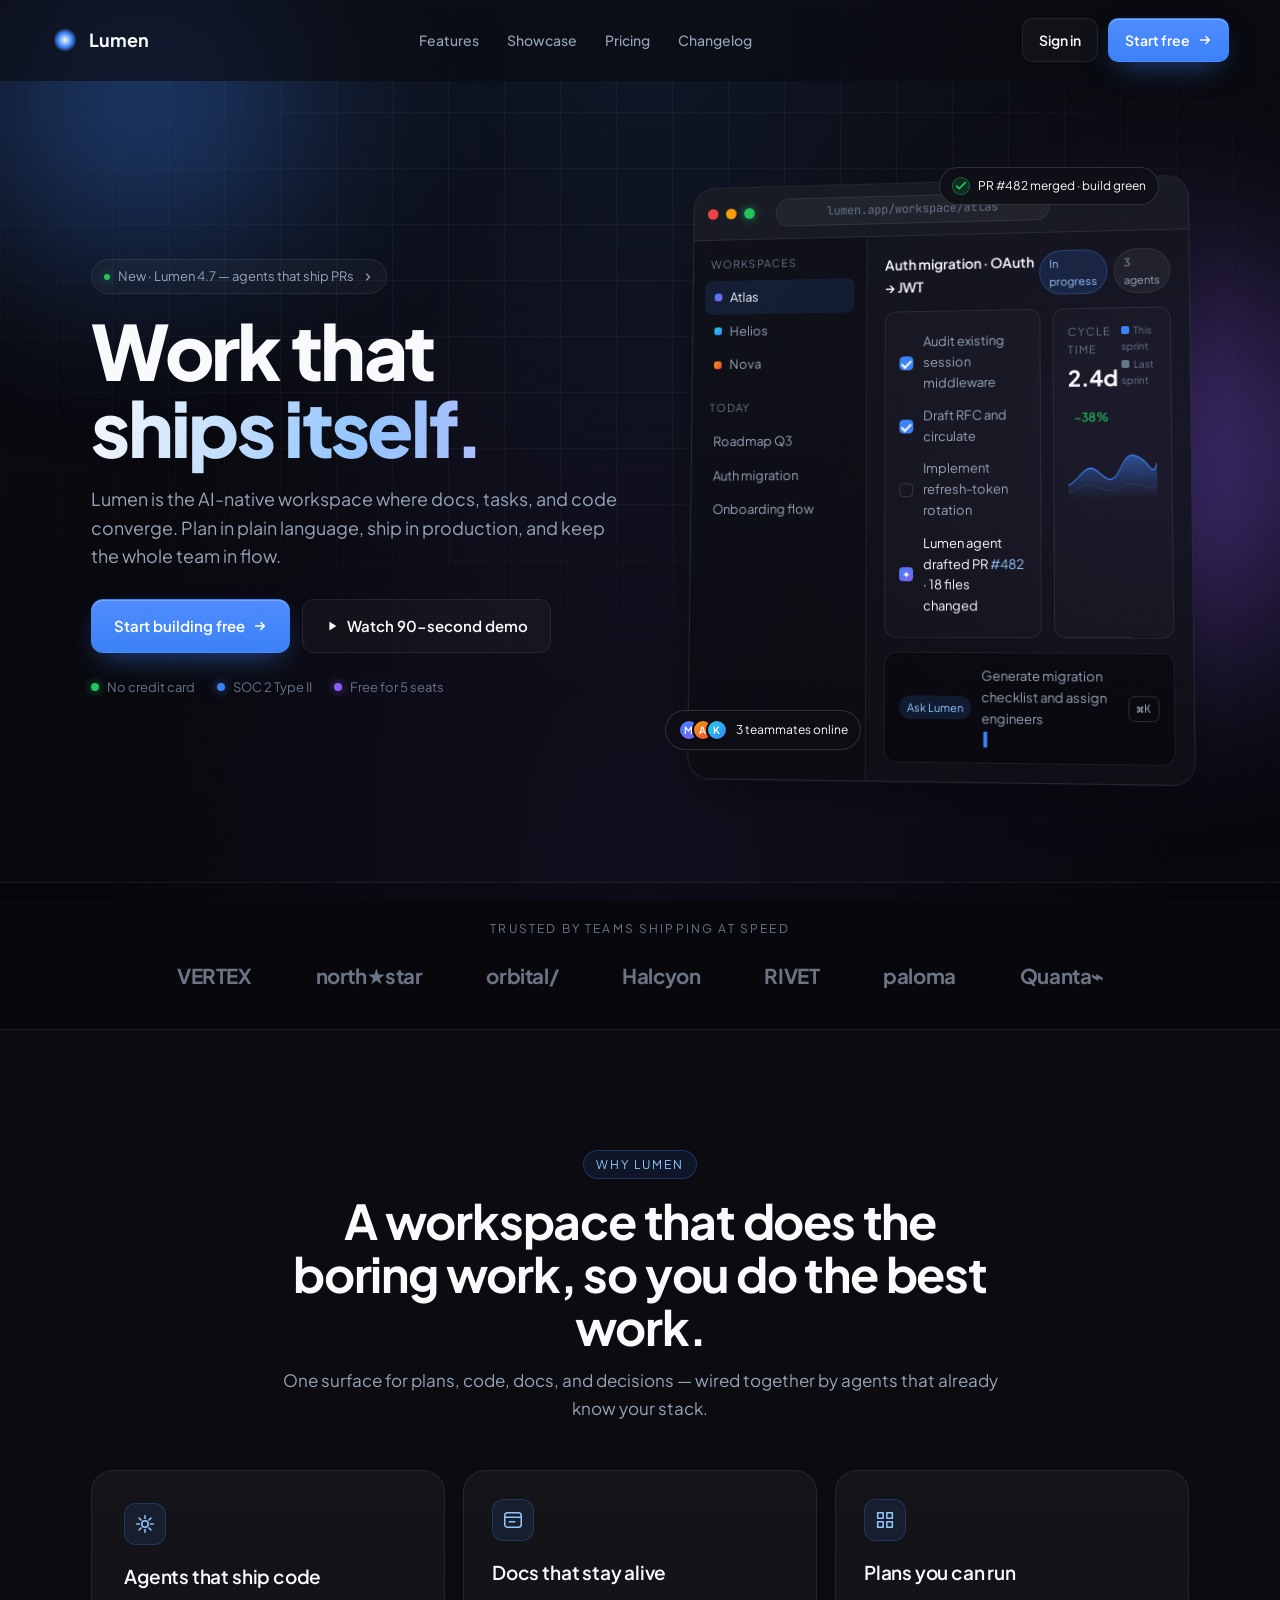
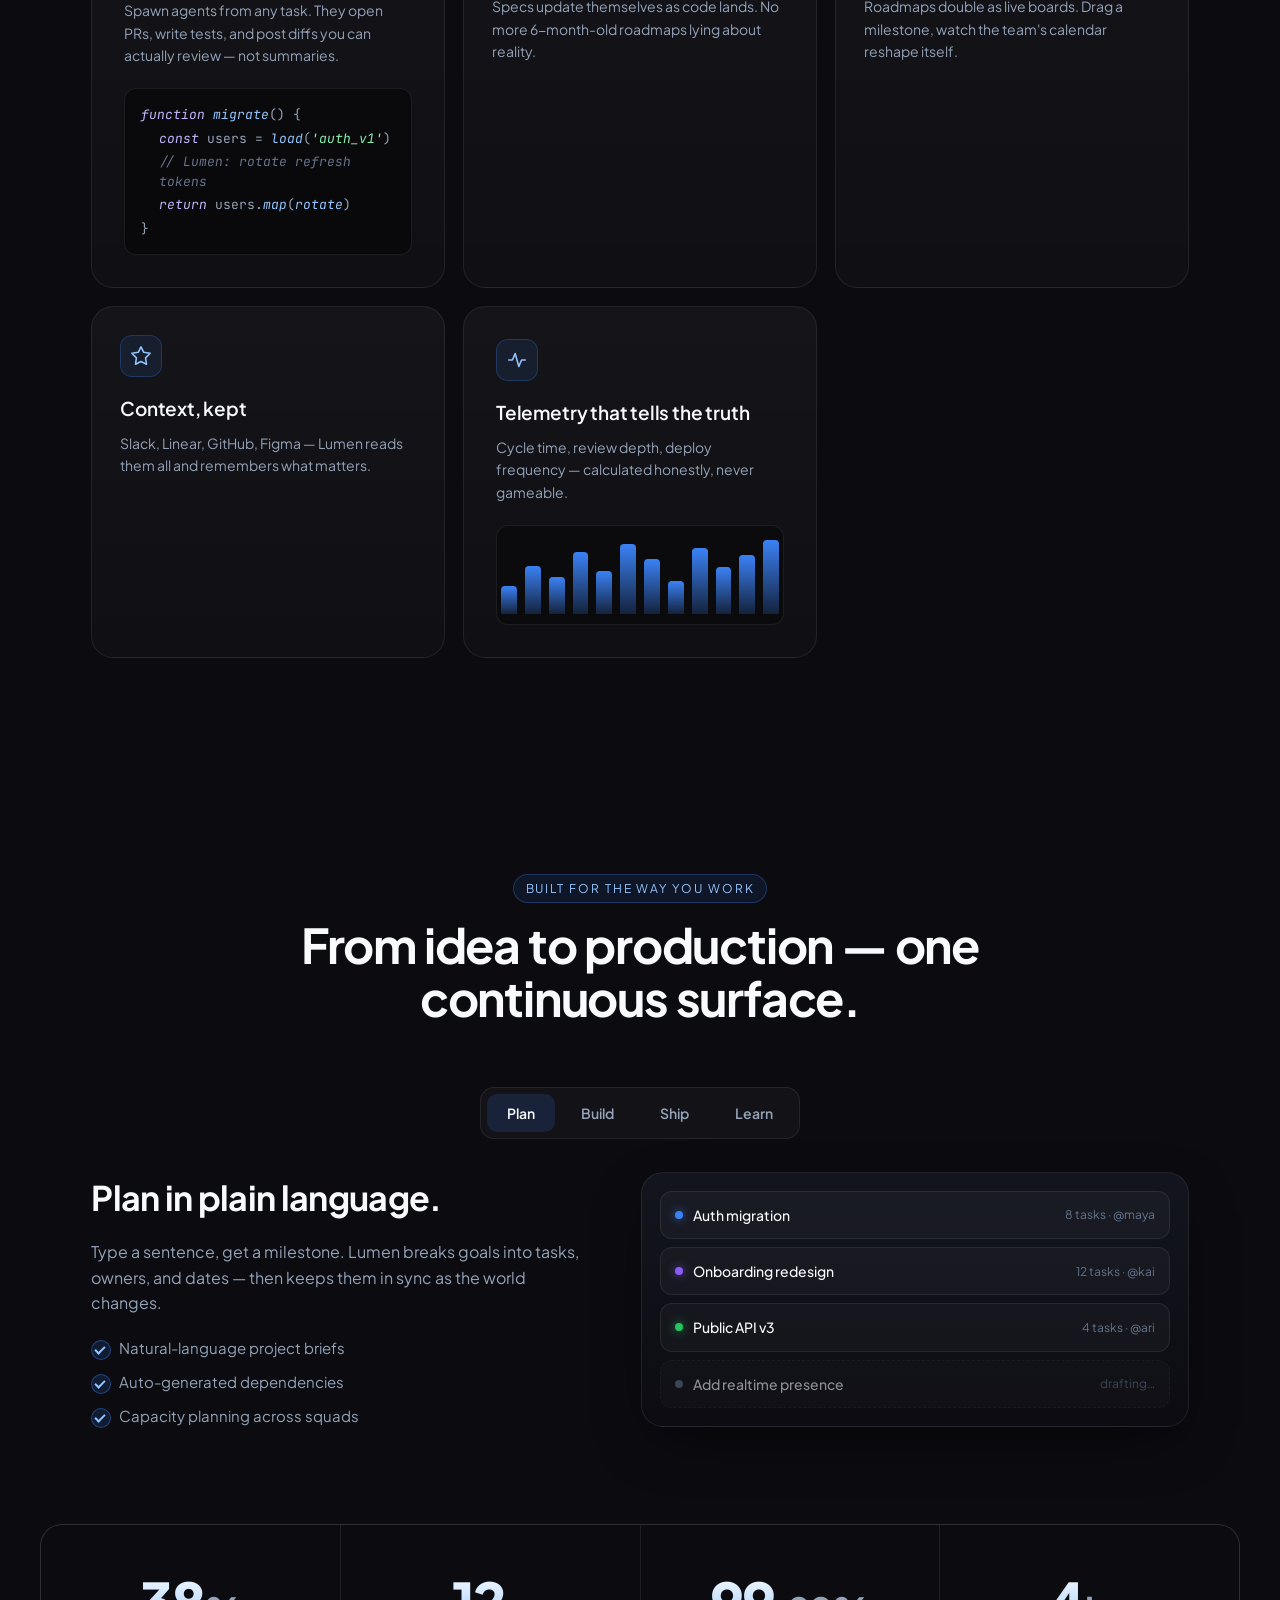
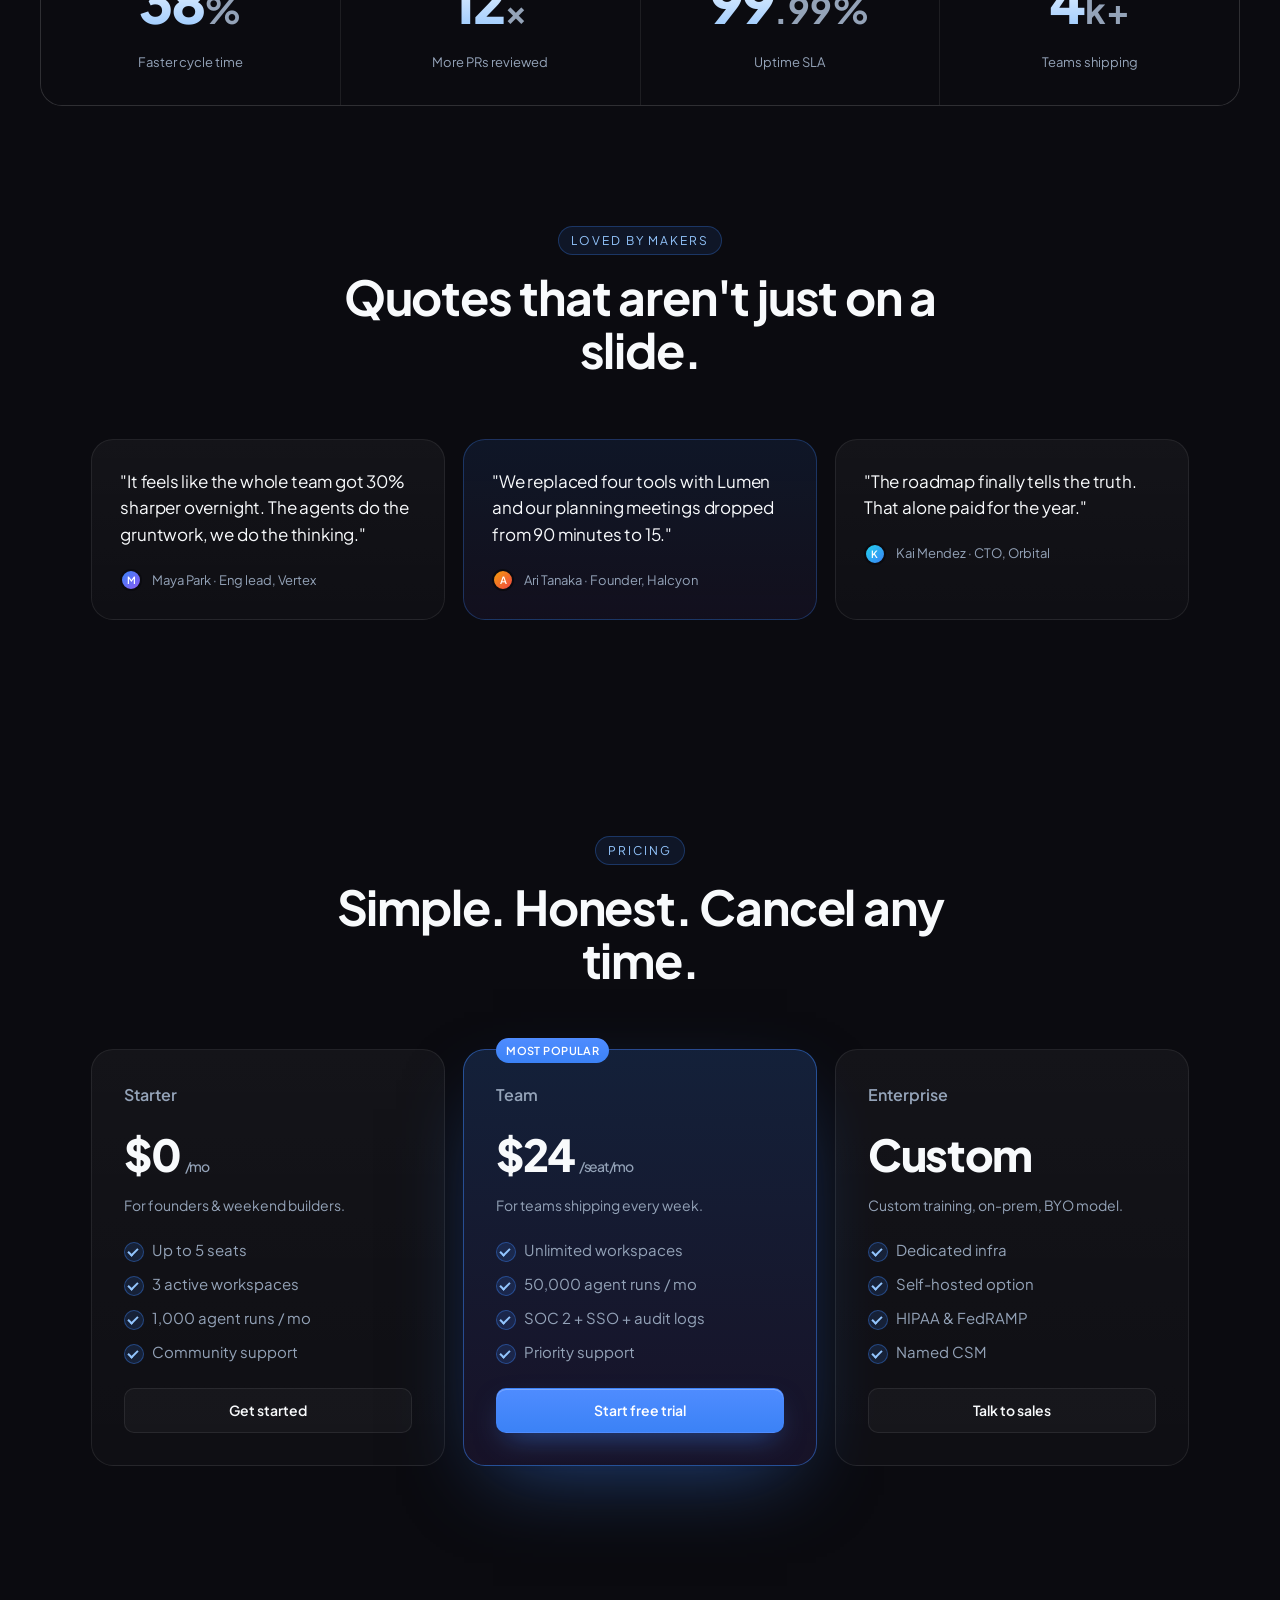
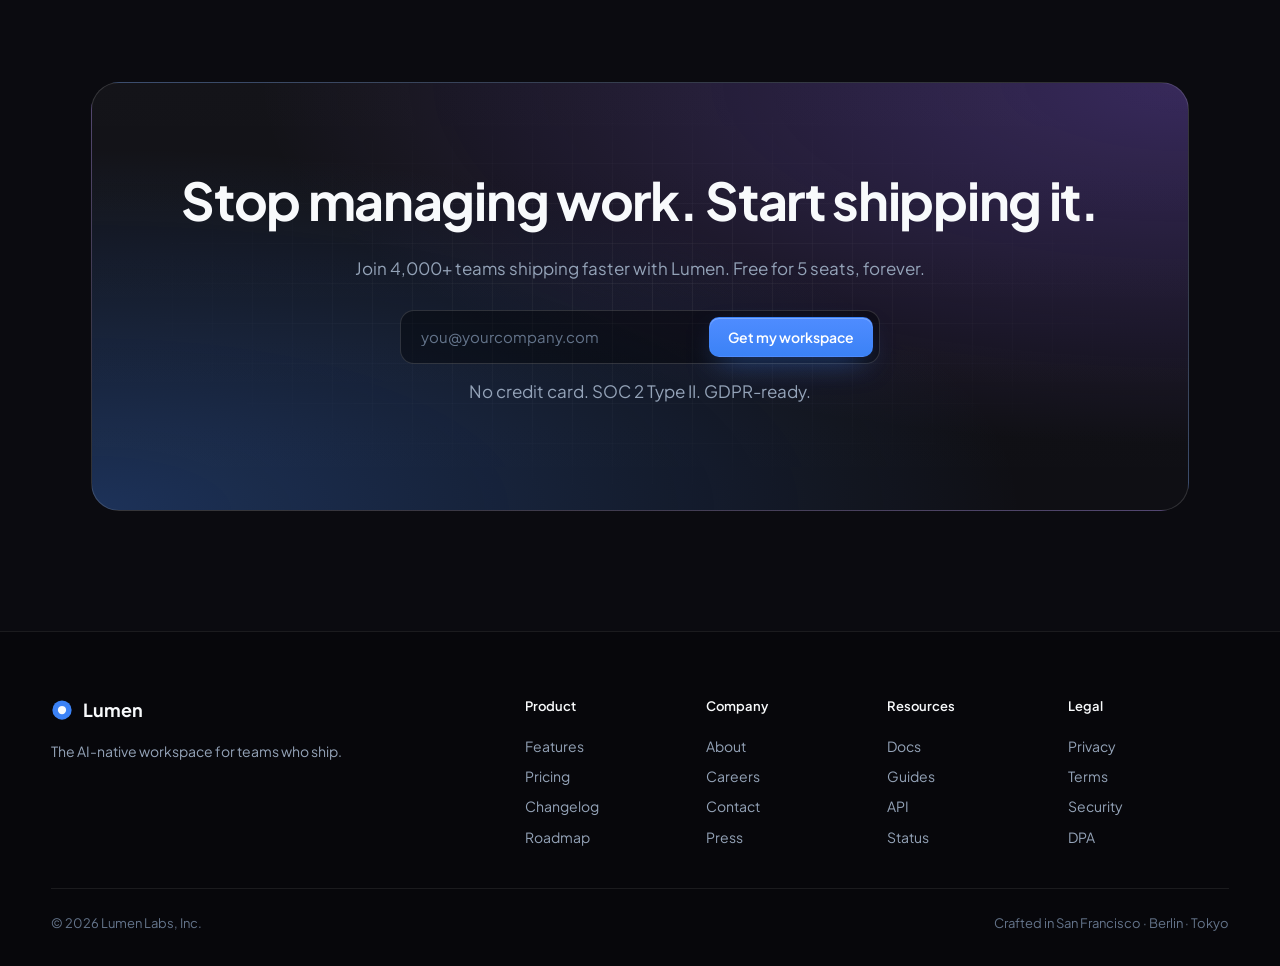
<file: index.html>
<!DOCTYPE html>
<html lang="en">
<head>
  <meta charset="UTF-8" />
  <meta name="viewport" content="width=device-width, initial-scale=1.0" />
  <meta name="description" content="Lumen — the AI-native workspace that turns scattered work into shipped outcomes. Built for teams who move." />
  <title>Lumen — Work that ships itself</title>
  <link rel="preconnect" href="https://fonts.googleapis.com" />
  <link rel="preconnect" href="https://fonts.gstatic.com" crossorigin />
  <link href="https://fonts.googleapis.com/css2?family=Plus+Jakarta+Sans:wght@300;400;500;600;700;800&family=JetBrains+Mono:wght@400;500&display=swap" rel="stylesheet" />
  <link rel="stylesheet" href="styles.css" />
  <link rel="icon" href="data:image/svg+xml,%3Csvg xmlns='http://www.w3.org/2000/svg' viewBox='0 0 32 32'%3E%3Ccircle cx='16' cy='16' r='10' fill='%233B82F6'/%3E%3Ccircle cx='16' cy='16' r='5' fill='%23F8FAFC'/%3E%3C/svg%3E" />
</head>
<body>
  <div class="bg-grid" aria-hidden="true"></div>
  <div class="bg-orb bg-orb--1" aria-hidden="true"></div>
  <div class="bg-orb bg-orb--2" aria-hidden="true"></div>

  <header class="nav" id="nav">
    <a class="nav__brand" href="#top" aria-label="Lumen home">
      <span class="brand-mark" aria-hidden="true">
        <svg viewBox="0 0 32 32" width="28" height="28">
          <defs>
            <radialGradient id="bm" cx="50%" cy="50%" r="50%">
              <stop offset="0%" stop-color="#F8FAFC"/>
              <stop offset="60%" stop-color="#3B82F6"/>
              <stop offset="100%" stop-color="#0B0B10"/>
            </radialGradient>
          </defs>
          <circle cx="16" cy="16" r="14" fill="url(#bm)"/>
        </svg>
      </span>
      <span class="brand-name">Lumen</span>
    </a>
    <nav class="nav__links" aria-label="Primary">
      <a href="#features">Features</a>
      <a href="#showcase">Showcase</a>
      <a href="#pricing">Pricing</a>
      <a href="#changelog">Changelog</a>
    </nav>
    <div class="nav__cta">
      <a class="btn btn--ghost" href="#login">Sign in</a>
      <a class="btn btn--primary" href="#start">Start free
        <svg viewBox="0 0 16 16" width="14" height="14" aria-hidden="true"><path d="M3 8h10M9 4l4 4-4 4" stroke="currentColor" stroke-width="1.6" fill="none" stroke-linecap="round" stroke-linejoin="round"/></svg>
      </a>
    </div>
    <button class="nav__toggle" aria-label="Open menu" aria-expanded="false">
      <span></span><span></span><span></span>
    </button>
  </header>

  <main id="top">
    <section class="hero">
      <div class="hero__inner">
        <a class="pill reveal" href="#changelog">
          <span class="pill__dot"></span>
          <span>New · Lumen 4.7 — agents that ship PRs</span>
          <svg viewBox="0 0 16 16" width="12" height="12" aria-hidden="true"><path d="M6 4l4 4-4 4" stroke="currentColor" stroke-width="1.6" fill="none" stroke-linecap="round" stroke-linejoin="round"/></svg>
        </a>
        <h1 class="hero__title reveal">
          Work that <span class="gradient-text">ships itself.</span>
        </h1>
        <p class="hero__sub reveal">
          Lumen is the AI-native workspace where docs, tasks, and code converge.
          Plan in plain language, ship in production, and keep the whole team in flow.
        </p>
        <div class="hero__cta reveal">
          <a class="btn btn--primary btn--lg" href="#start">
            Start building free
            <svg viewBox="0 0 16 16" width="14" height="14" aria-hidden="true"><path d="M3 8h10M9 4l4 4-4 4" stroke="currentColor" stroke-width="1.8" fill="none" stroke-linecap="round" stroke-linejoin="round"/></svg>
          </a>
          <a class="btn btn--ghost btn--lg" href="#demo">
            <svg viewBox="0 0 16 16" width="14" height="14" aria-hidden="true"><path d="M5 3l8 5-8 5V3z" fill="currentColor"/></svg>
            Watch 90-second demo
          </a>
        </div>
        <div class="hero__meta reveal">
          <span><span class="dot dot--green"></span> No credit card</span>
          <span><span class="dot dot--blue"></span> SOC 2 Type II</span>
          <span><span class="dot dot--violet"></span> Free for 5 seats</span>
        </div>
      </div>

      <div class="hero__panel reveal">
        <div class="panel-window" aria-hidden="true">
          <div class="panel-window__bar">
            <span class="dot dot--red"></span><span class="dot dot--amber"></span><span class="dot dot--green"></span>
            <div class="panel-window__url">lumen.app/workspace/atlas</div>
          </div>
          <div class="panel-window__body">
            <aside class="panel-side">
              <div class="panel-side__group">
                <div class="panel-side__title">Workspaces</div>
                <div class="panel-side__item is-active">
                  <span class="ws-mark"></span>Atlas
                </div>
                <div class="panel-side__item"><span class="ws-mark ws-mark--2"></span>Helios</div>
                <div class="panel-side__item"><span class="ws-mark ws-mark--3"></span>Nova</div>
              </div>
              <div class="panel-side__group">
                <div class="panel-side__title">Today</div>
                <div class="panel-side__item">Roadmap Q3</div>
                <div class="panel-side__item">Auth migration</div>
                <div class="panel-side__item">Onboarding flow</div>
              </div>
            </aside>
            <section class="panel-main">
              <div class="panel-main__head">
                <div class="panel-main__title">Auth migration · OAuth → JWT</div>
                <div class="panel-main__chips">
                  <span class="chip chip--blue">In progress</span>
                  <span class="chip">3 agents</span>
                </div>
              </div>
              <div class="panel-cards">
                <div class="card-task">
                  <div class="card-task__row"><span class="check check--done"></span><span>Audit existing session middleware</span></div>
                  <div class="card-task__row"><span class="check check--done"></span><span>Draft RFC and circulate</span></div>
                  <div class="card-task__row"><span class="check"></span><span>Implement refresh-token rotation</span></div>
                  <div class="card-task__row card-task__row--ai">
                    <span class="check check--ai"></span>
                    <span>Lumen agent drafted PR <em>#482</em> · 18 files changed</span>
                  </div>
                </div>
                <div class="card-chart">
                  <div class="card-chart__head">
                    <div>
                      <div class="card-chart__title">Cycle time</div>
                      <div class="card-chart__value">2.4d <span>−38%</span></div>
                    </div>
                    <div class="card-chart__legend">
                      <span><i></i>This sprint</span>
                      <span><i class="muted"></i>Last sprint</span>
                    </div>
                  </div>
                  <svg class="spark" viewBox="0 0 320 90" preserveAspectRatio="none" aria-hidden="true">
                    <defs>
                      <linearGradient id="g1" x1="0" x2="0" y1="0" y2="1">
                        <stop offset="0%" stop-color="#3B82F6" stop-opacity=".5"/>
                        <stop offset="100%" stop-color="#3B82F6" stop-opacity="0"/>
                      </linearGradient>
                    </defs>
                    <path d="M0 70 C 40 60, 60 40, 90 45 S 150 75, 180 50 220 20, 260 30 300 60, 320 35 L320 90 L0 90 Z" fill="url(#g1)"/>
                    <path d="M0 70 C 40 60, 60 40, 90 45 S 150 75, 180 50 220 20, 260 30 300 60, 320 35" stroke="#3B82F6" stroke-width="2" fill="none"/>
                    <path d="M0 80 C 40 75, 60 65, 90 70 S 150 80, 180 75 220 65, 260 70 300 75, 320 70" stroke="#475569" stroke-width="1.5" stroke-dasharray="3 3" fill="none"/>
                  </svg>
                </div>
              </div>
              <div class="panel-prompt">
                <span class="panel-prompt__label">Ask Lumen</span>
                <span class="panel-prompt__text"><span class="typing">Generate migration checklist and assign engineers</span><span class="caret">▍</span></span>
                <span class="panel-prompt__kbd">⌘K</span>
              </div>
            </section>
          </div>
        </div>
        <div class="hero__chip hero__chip--1" aria-hidden="true">
          <span class="hero__chip-icon">
            <svg viewBox="0 0 16 16" width="14" height="14"><path d="M3 8l3 3 7-7" stroke="#22c55e" stroke-width="2" fill="none" stroke-linecap="round" stroke-linejoin="round"/></svg>
          </span>
          PR #482 merged · build green
        </div>
        <div class="hero__chip hero__chip--2" aria-hidden="true">
          <span class="avatars">
            <span class="ava ava--1">M</span>
            <span class="ava ava--2">A</span>
            <span class="ava ava--3">K</span>
          </span>
          3 teammates online
        </div>
      </div>
    </section>

    <section class="logos" aria-label="Trusted by">
      <p class="logos__label">Trusted by teams shipping at speed</p>
      <div class="logos__row">
        <span class="logo-text">VERTEX</span>
        <span class="logo-text">north★star</span>
        <span class="logo-text">orbital/</span>
        <span class="logo-text">Halcyon</span>
        <span class="logo-text">RIVET</span>
        <span class="logo-text">paloma</span>
        <span class="logo-text">Quanta⌁</span>
      </div>
    </section>

    <section class="features" id="features">
      <header class="section-head">
        <span class="eyebrow">Why Lumen</span>
        <h2 class="section-title">A workspace that does the boring work, so you do the best work.</h2>
        <p class="section-sub">One surface for plans, code, docs, and decisions — wired together by agents that already know your stack.</p>
      </header>

      <div class="feature-grid">
        <article class="feature feature--lg">
          <div class="feature__icon">
            <svg viewBox="0 0 24 24" width="22" height="22" fill="none" stroke="currentColor" stroke-width="1.7" stroke-linecap="round" stroke-linejoin="round" aria-hidden="true">
              <path d="M12 3v3M12 18v3M3 12h3M18 12h3M5.6 5.6l2.1 2.1M16.3 16.3l2.1 2.1M5.6 18.4l2.1-2.1M16.3 7.7l2.1-2.1"/>
              <circle cx="12" cy="12" r="3.5"/>
            </svg>
          </div>
          <h3>Agents that ship code</h3>
          <p>Spawn agents from any task. They open PRs, write tests, and post diffs you can actually review — not summaries.</p>
          <div class="feature__visual feature__visual--code" aria-hidden="true">
            <div class="code">
              <span><i class="t-key">function</i> <i class="t-fn">migrate</i>() {</span>
              <span class="indent"><i class="t-key">const</i> users = <i class="t-fn">load</i>(<i class="t-str">'auth_v1'</i>)</span>
              <span class="indent"><i class="t-cmt">// Lumen: rotate refresh tokens</i></span>
              <span class="indent"><i class="t-key">return</i> users.<i class="t-fn">map</i>(<i class="t-fn">rotate</i>)</span>
              <span>}</span>
            </div>
          </div>
        </article>

        <article class="feature">
          <div class="feature__icon">
            <svg viewBox="0 0 24 24" width="22" height="22" fill="none" stroke="currentColor" stroke-width="1.7" stroke-linecap="round" stroke-linejoin="round" aria-hidden="true">
              <rect x="3" y="4" width="18" height="16" rx="3"/>
              <path d="M3 9h18M8 14h6"/>
            </svg>
          </div>
          <h3>Docs that stay alive</h3>
          <p>Specs update themselves as code lands. No more 6-month-old roadmaps lying about reality.</p>
        </article>

        <article class="feature">
          <div class="feature__icon">
            <svg viewBox="0 0 24 24" width="22" height="22" fill="none" stroke="currentColor" stroke-width="1.7" stroke-linecap="round" stroke-linejoin="round" aria-hidden="true">
              <path d="M4 4h6v6H4zM14 4h6v6h-6zM4 14h6v6H4zM14 14h6v6h-6z"/>
            </svg>
          </div>
          <h3>Plans you can run</h3>
          <p>Roadmaps double as live boards. Drag a milestone, watch the team's calendar reshape itself.</p>
        </article>

        <article class="feature">
          <div class="feature__icon">
            <svg viewBox="0 0 24 24" width="22" height="22" fill="none" stroke="currentColor" stroke-width="1.7" stroke-linecap="round" stroke-linejoin="round" aria-hidden="true">
              <path d="M12 2l3 6 7 1-5 5 1 7-6-3-6 3 1-7-5-5 7-1z"/>
            </svg>
          </div>
          <h3>Context, kept</h3>
          <p>Slack, Linear, GitHub, Figma — Lumen reads them all and remembers what matters.</p>
        </article>

        <article class="feature feature--lg">
          <div class="feature__icon">
            <svg viewBox="0 0 24 24" width="22" height="22" fill="none" stroke="currentColor" stroke-width="1.7" stroke-linecap="round" stroke-linejoin="round" aria-hidden="true">
              <path d="M3 12h4l3-7 4 14 3-7h4"/>
            </svg>
          </div>
          <h3>Telemetry that tells the truth</h3>
          <p>Cycle time, review depth, deploy frequency — calculated honestly, never gameable.</p>
          <div class="feature__visual feature__visual--bars" aria-hidden="true">
            <div class="bars">
              <span style="--h:36%"></span><span style="--h:62%"></span><span style="--h:48%"></span>
              <span style="--h:80%"></span><span style="--h:55%"></span><span style="--h:90%"></span>
              <span style="--h:70%"></span><span style="--h:42%"></span><span style="--h:85%"></span>
              <span style="--h:60%"></span><span style="--h:75%"></span><span style="--h:95%"></span>
            </div>
          </div>
        </article>
      </div>
    </section>

    <section class="showcase" id="showcase">
      <header class="section-head">
        <span class="eyebrow">Built for the way you work</span>
        <h2 class="section-title">From idea to production — one continuous surface.</h2>
      </header>

      <div class="showcase__grid">
        <button class="show-tab is-active" data-tab="plan">Plan</button>
        <button class="show-tab" data-tab="build">Build</button>
        <button class="show-tab" data-tab="ship">Ship</button>
        <button class="show-tab" data-tab="learn">Learn</button>
      </div>

      <div class="show-stage">
        <div class="show-pane is-active" data-pane="plan">
          <div>
            <h3>Plan in plain language.</h3>
            <p>Type a sentence, get a milestone. Lumen breaks goals into tasks, owners, and dates — then keeps them in sync as the world changes.</p>
            <ul class="check-list">
              <li>Natural-language project briefs</li>
              <li>Auto-generated dependencies</li>
              <li>Capacity planning across squads</li>
            </ul>
          </div>
          <div class="show-mock">
            <div class="mock-list">
              <div class="mock-row"><span class="dot dot--blue"></span> Auth migration<span class="mock-meta">8 tasks · @maya</span></div>
              <div class="mock-row"><span class="dot dot--violet"></span> Onboarding redesign<span class="mock-meta">12 tasks · @kai</span></div>
              <div class="mock-row"><span class="dot dot--green"></span> Public API v3<span class="mock-meta">4 tasks · @ari</span></div>
              <div class="mock-row mock-row--ghost"><span class="dot"></span> Add realtime presence<span class="mock-meta">drafting…</span></div>
            </div>
          </div>
        </div>
      </div>
    </section>

    <section class="stats">
      <div class="stat">
        <div class="stat__num" data-count="38">0</div><span>%</span>
        <div class="stat__label">Faster cycle time</div>
      </div>
      <div class="stat">
        <div class="stat__num" data-count="12">0</div><span>×</span>
        <div class="stat__label">More PRs reviewed</div>
      </div>
      <div class="stat">
        <div class="stat__num" data-count="99">0</div><span>.99%</span>
        <div class="stat__label">Uptime SLA</div>
      </div>
      <div class="stat">
        <div class="stat__num" data-count="4">0</div><span>k+</span>
        <div class="stat__label">Teams shipping</div>
      </div>
    </section>

    <section class="testimonials">
      <header class="section-head">
        <span class="eyebrow">Loved by makers</span>
        <h2 class="section-title">Quotes that aren't just on a slide.</h2>
      </header>
      <div class="quote-grid">
        <figure class="quote">
          <blockquote>"It feels like the whole team got 30% sharper overnight. The agents do the gruntwork, we do the thinking."</blockquote>
          <figcaption><span class="ava ava--1">M</span>Maya Park · Eng lead, Vertex</figcaption>
        </figure>
        <figure class="quote quote--accent">
          <blockquote>"We replaced four tools with Lumen and our planning meetings dropped from 90 minutes to 15."</blockquote>
          <figcaption><span class="ava ava--2">A</span>Ari Tanaka · Founder, Halcyon</figcaption>
        </figure>
        <figure class="quote">
          <blockquote>"The roadmap finally tells the truth. That alone paid for the year."</blockquote>
          <figcaption><span class="ava ava--3">K</span>Kai Mendez · CTO, Orbital</figcaption>
        </figure>
      </div>
    </section>

    <section class="pricing" id="pricing">
      <header class="section-head">
        <span class="eyebrow">Pricing</span>
        <h2 class="section-title">Simple. Honest. Cancel any time.</h2>
      </header>
      <div class="price-grid">
        <article class="price">
          <h3>Starter</h3>
          <div class="price__num">$0<span>/mo</span></div>
          <p class="price__sub">For founders &amp; weekend builders.</p>
          <ul class="check-list">
            <li>Up to 5 seats</li>
            <li>3 active workspaces</li>
            <li>1,000 agent runs / mo</li>
            <li>Community support</li>
          </ul>
          <a class="btn btn--ghost btn--block" href="#start">Get started</a>
        </article>
        <article class="price price--featured">
          <span class="price__badge">Most popular</span>
          <h3>Team</h3>
          <div class="price__num">$24<span>/seat/mo</span></div>
          <p class="price__sub">For teams shipping every week.</p>
          <ul class="check-list">
            <li>Unlimited workspaces</li>
            <li>50,000 agent runs / mo</li>
            <li>SOC 2 + SSO + audit logs</li>
            <li>Priority support</li>
          </ul>
          <a class="btn btn--primary btn--block" href="#start">Start free trial</a>
        </article>
        <article class="price">
          <h3>Enterprise</h3>
          <div class="price__num">Custom</div>
          <p class="price__sub">Custom training, on-prem, BYO model.</p>
          <ul class="check-list">
            <li>Dedicated infra</li>
            <li>Self-hosted option</li>
            <li>HIPAA &amp; FedRAMP</li>
            <li>Named CSM</li>
          </ul>
          <a class="btn btn--ghost btn--block" href="#contact">Talk to sales</a>
        </article>
      </div>
    </section>

    <section class="cta">
      <div class="cta__inner">
        <h2>Stop managing work. Start shipping it.</h2>
        <p>Join 4,000+ teams shipping faster with Lumen. Free for 5 seats, forever.</p>
        <form class="cta__form" onsubmit="event.preventDefault(); this.querySelector('button').textContent='Check your inbox ✓'; this.querySelector('button').disabled=true;">
          <input type="email" required placeholder="you@yourcompany.com" aria-label="Work email" />
          <button class="btn btn--primary" type="submit">Get my workspace</button>
        </form>
        <p class="cta__fine">No credit card. SOC 2 Type II. GDPR-ready.</p>
      </div>
    </section>
  </main>

  <footer class="footer">
    <div class="footer__top">
      <div class="footer__brand">
        <a class="nav__brand" href="#top">
          <span class="brand-mark">
            <svg viewBox="0 0 32 32" width="22" height="22"><circle cx="16" cy="16" r="14" fill="#3B82F6"/><circle cx="16" cy="16" r="6" fill="#F8FAFC"/></svg>
          </span>
          <span class="brand-name">Lumen</span>
        </a>
        <p>The AI-native workspace for teams who ship.</p>
      </div>
      <div class="footer__cols">
        <div>
          <h4>Product</h4>
          <a href="#features">Features</a>
          <a href="#pricing">Pricing</a>
          <a href="#changelog">Changelog</a>
          <a href="#roadmap">Roadmap</a>
        </div>
        <div>
          <h4>Company</h4>
          <a href="#about">About</a>
          <a href="#careers">Careers</a>
          <a href="#contact">Contact</a>
          <a href="#press">Press</a>
        </div>
        <div>
          <h4>Resources</h4>
          <a href="#docs">Docs</a>
          <a href="#guides">Guides</a>
          <a href="#api">API</a>
          <a href="#status">Status</a>
        </div>
        <div>
          <h4>Legal</h4>
          <a href="#privacy">Privacy</a>
          <a href="#terms">Terms</a>
          <a href="#security">Security</a>
          <a href="#dpa">DPA</a>
        </div>
      </div>
    </div>
    <div class="footer__bot">
      <span>© 2026 Lumen Labs, Inc.</span>
      <span>Crafted in San Francisco · Berlin · Tokyo</span>
    </div>
  </footer>

  <script src="script.js"></script>
</body>
</html>
</file>
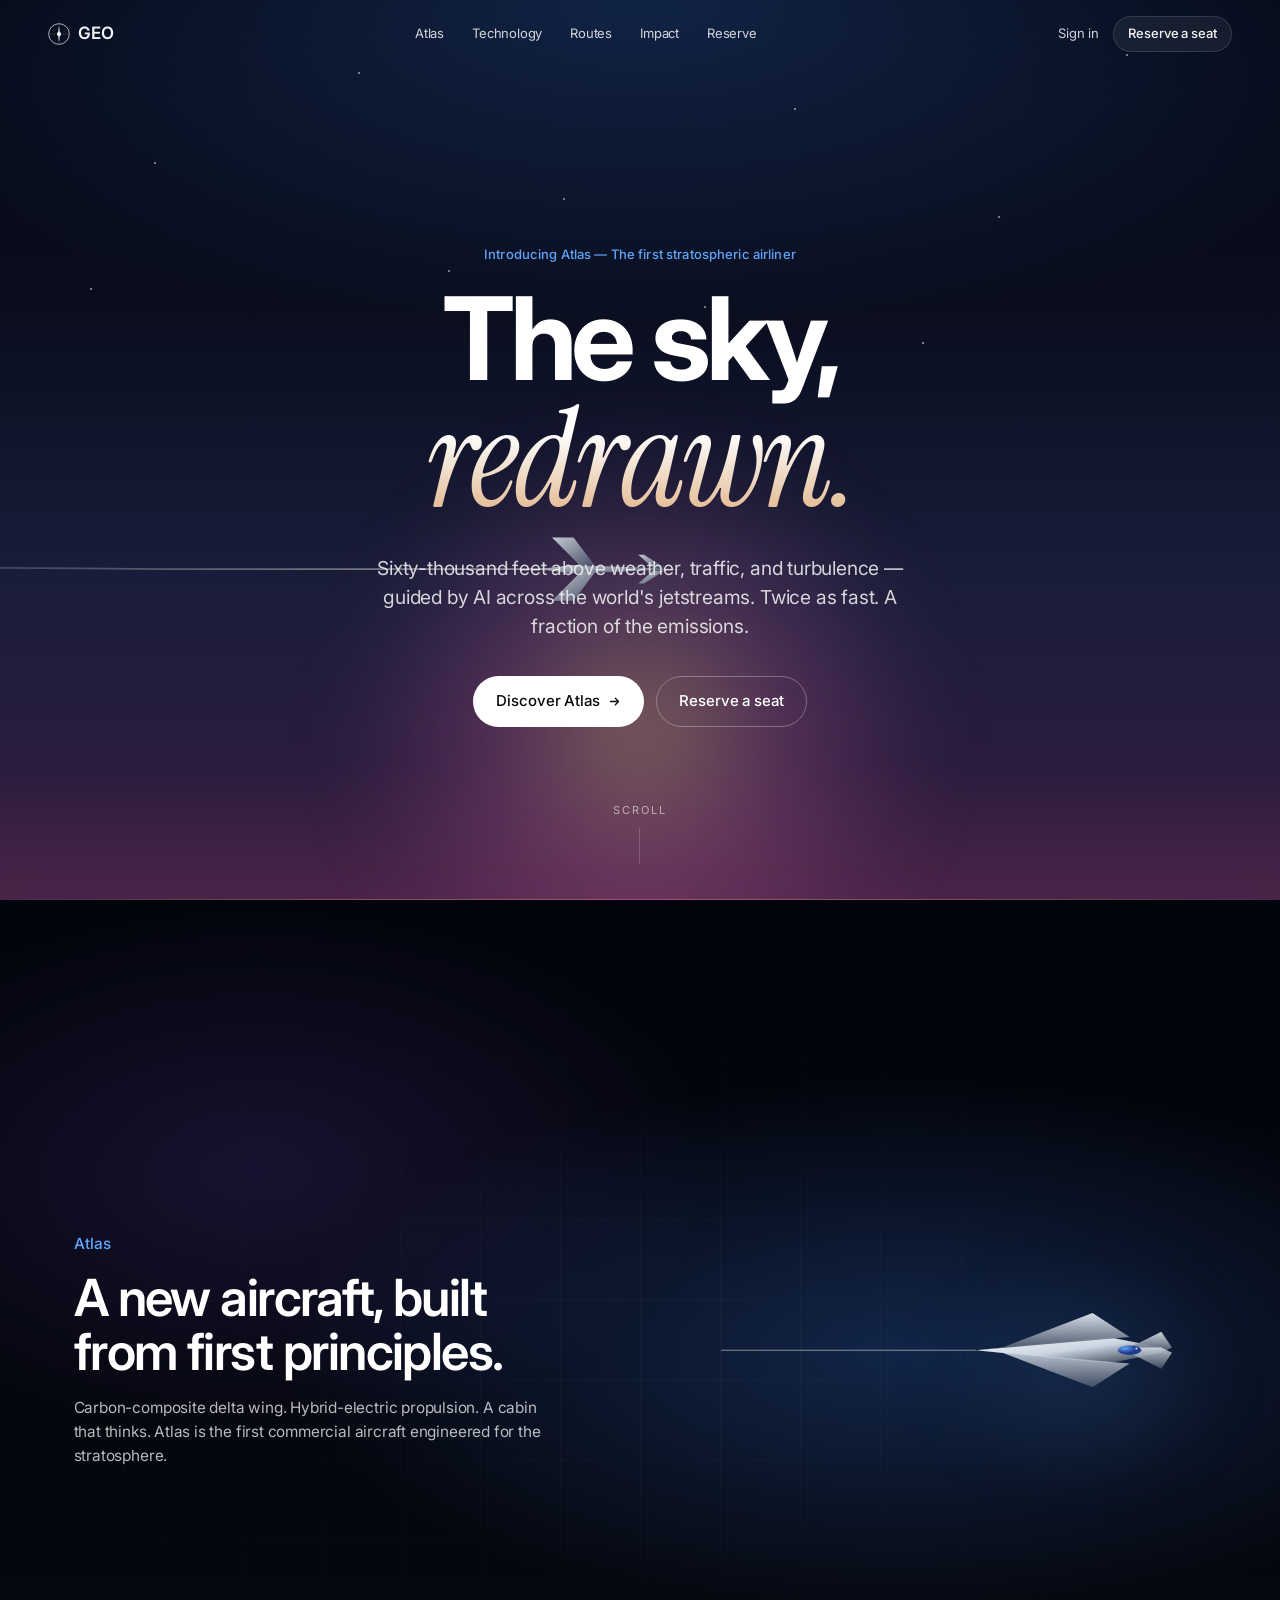
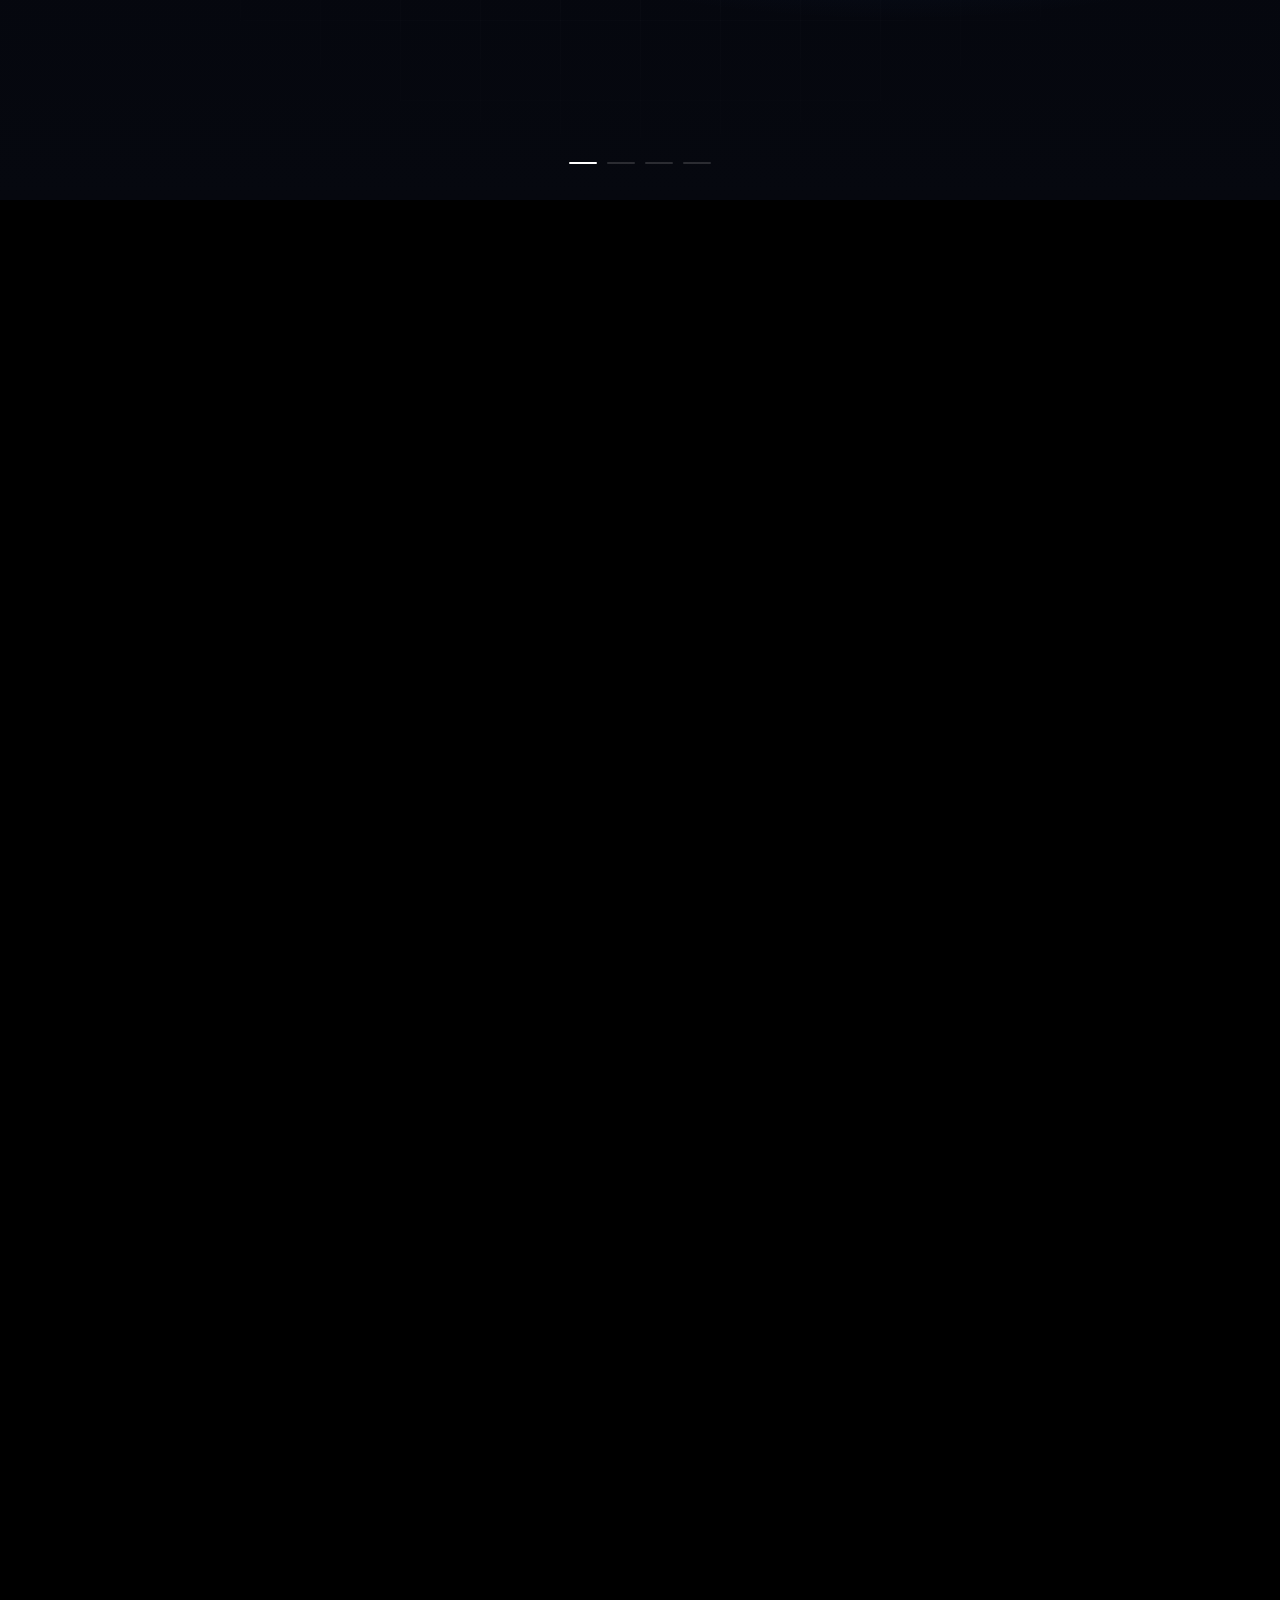
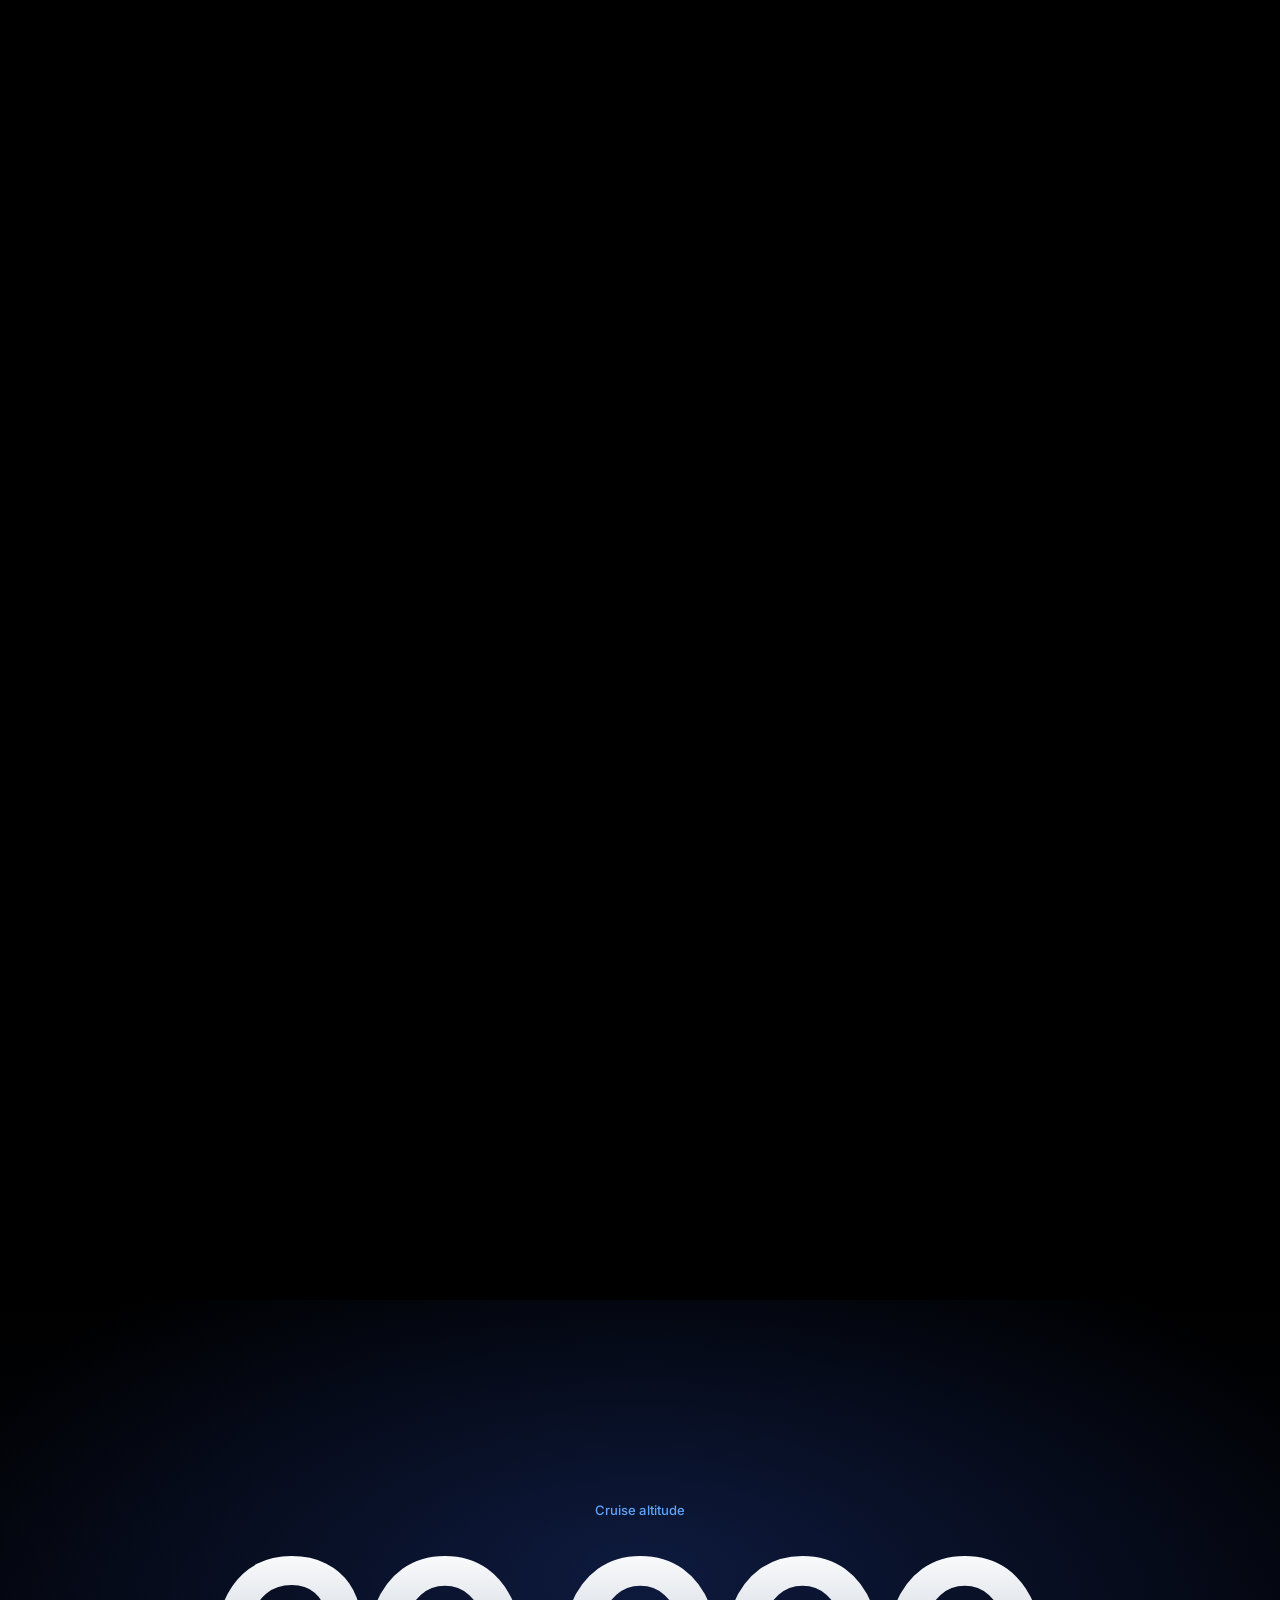
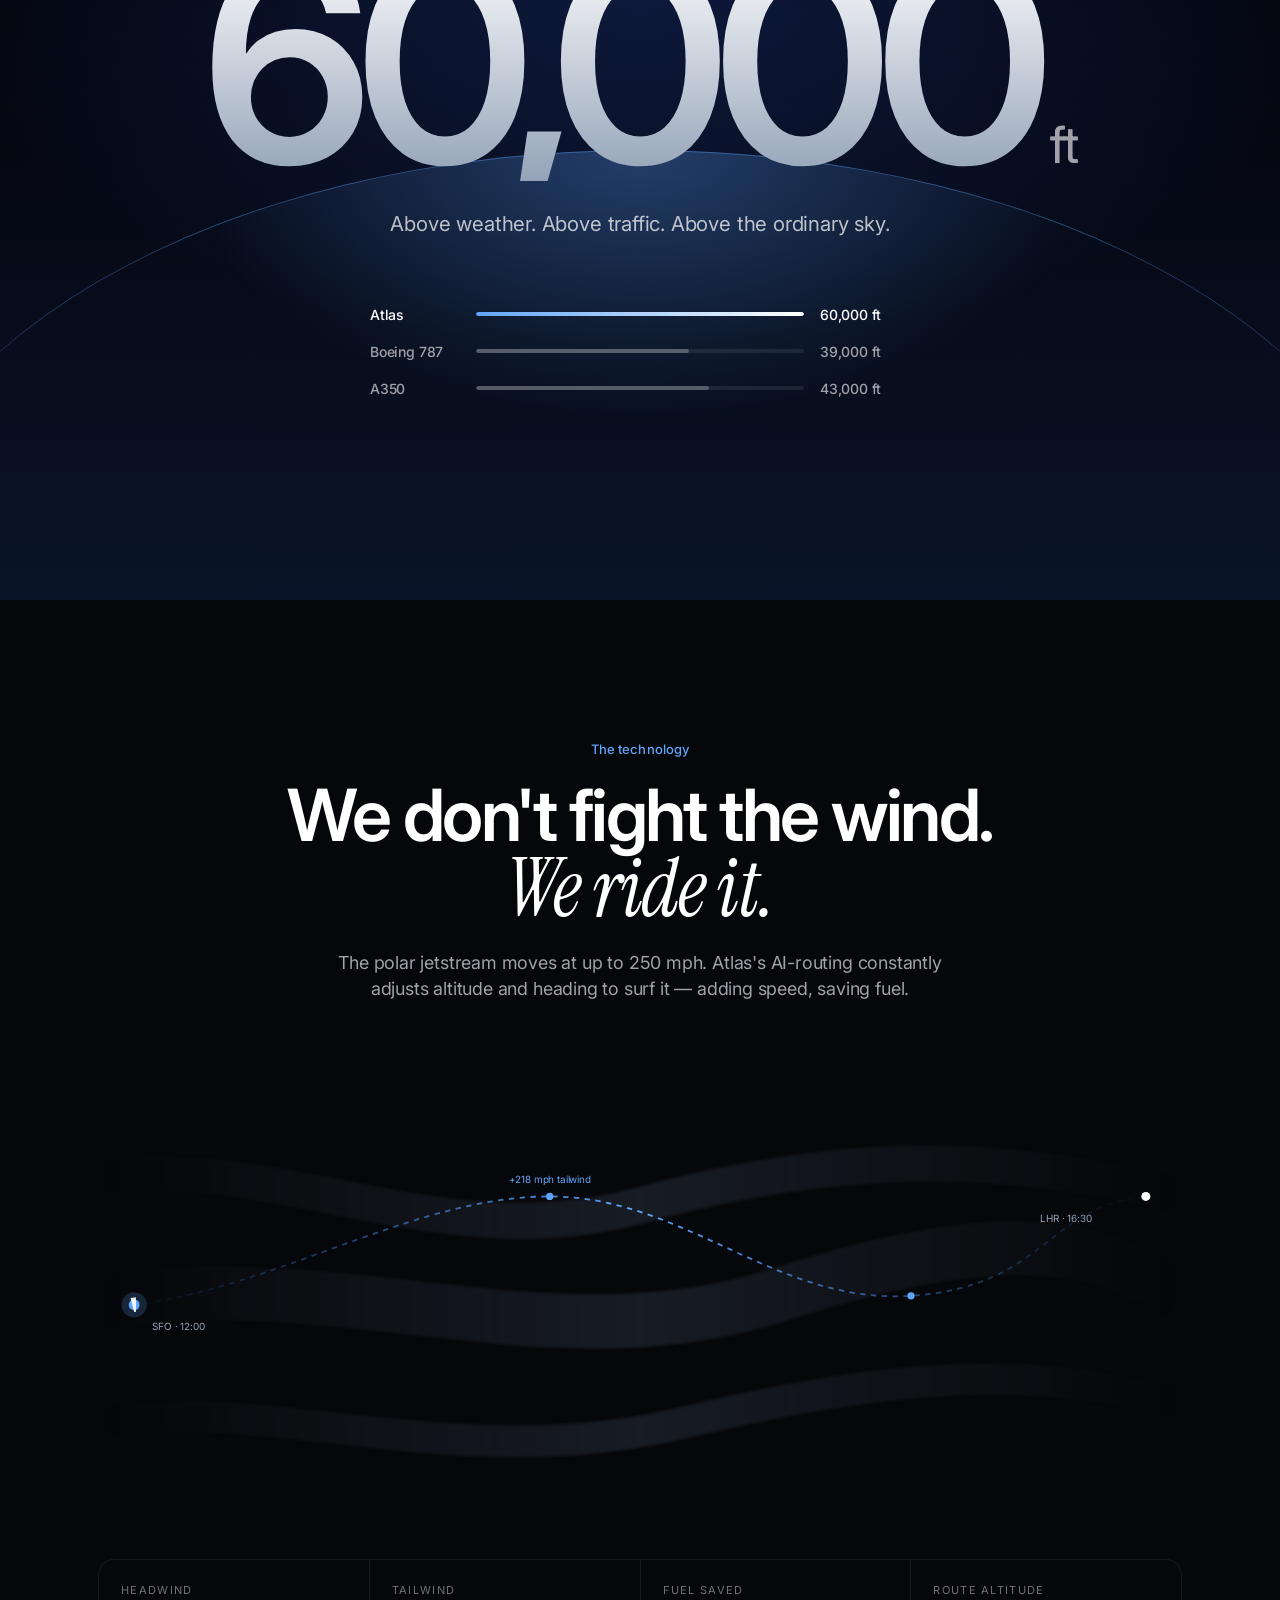
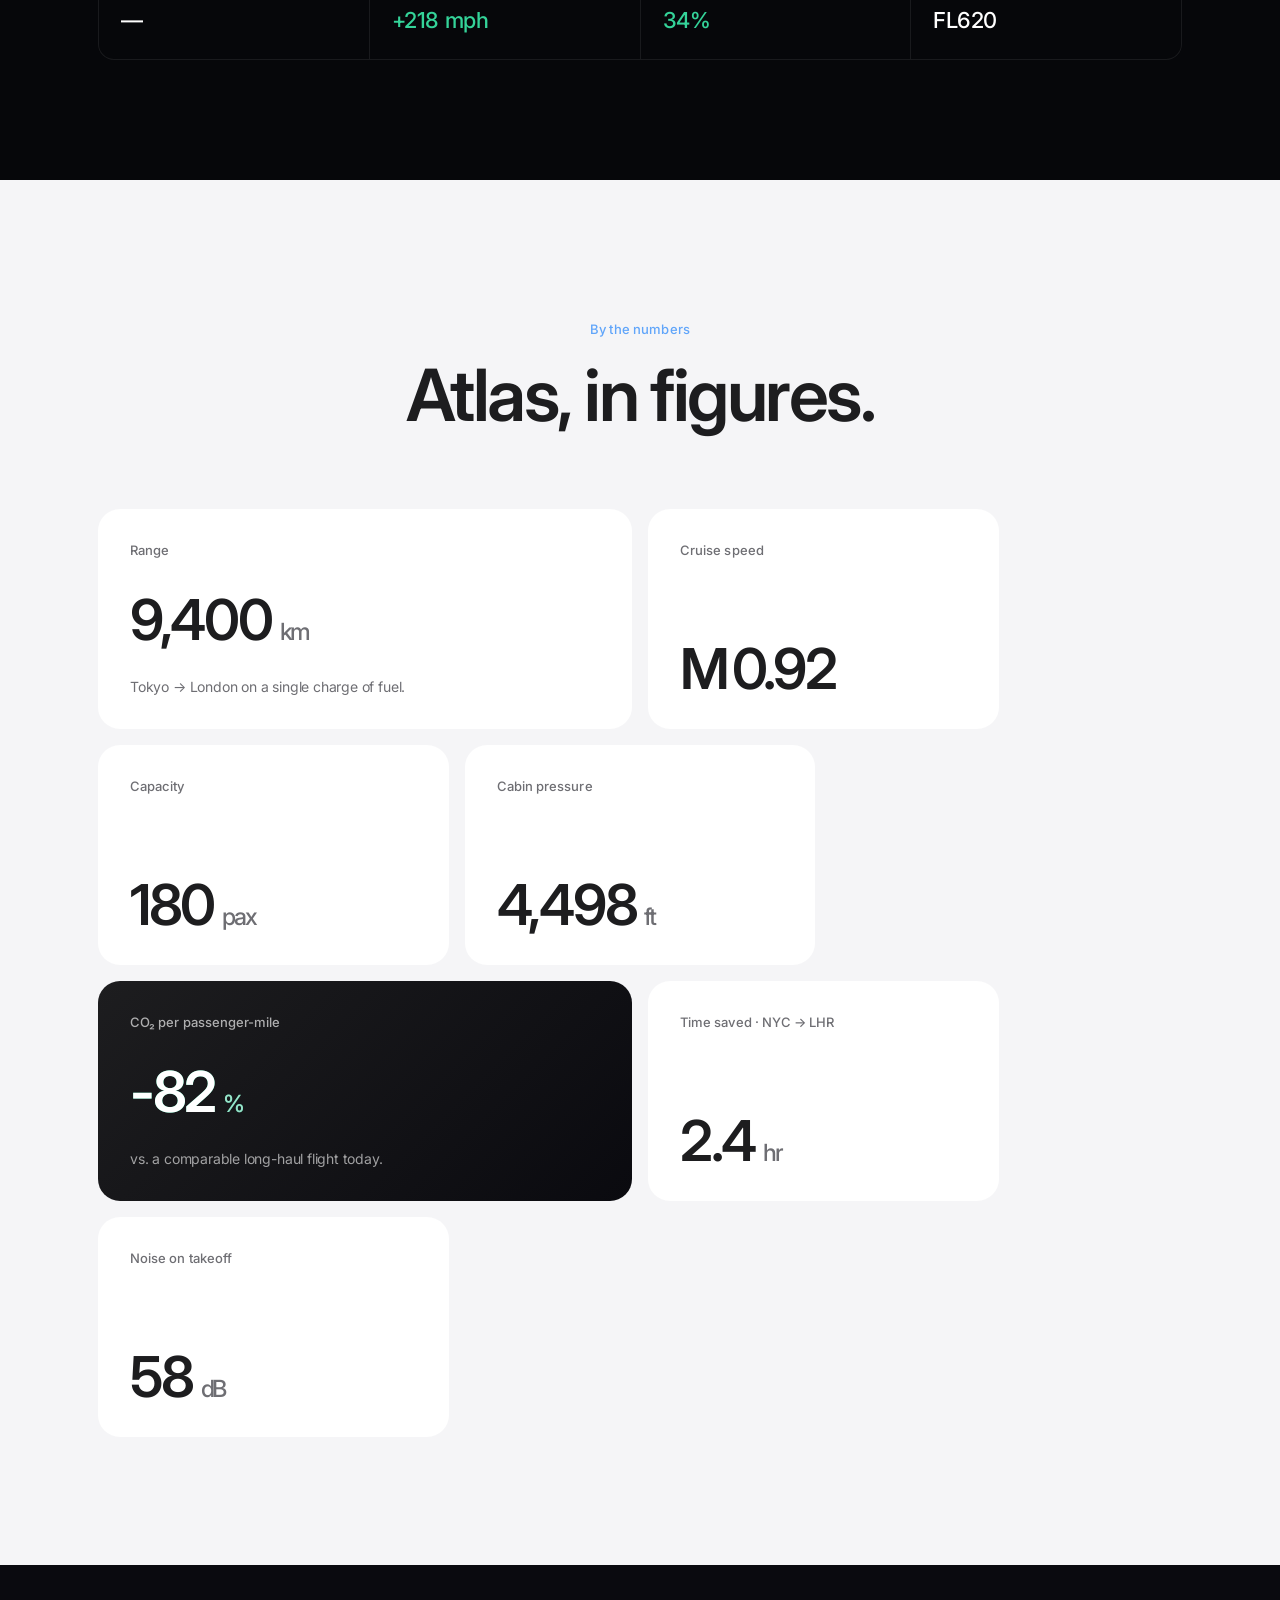
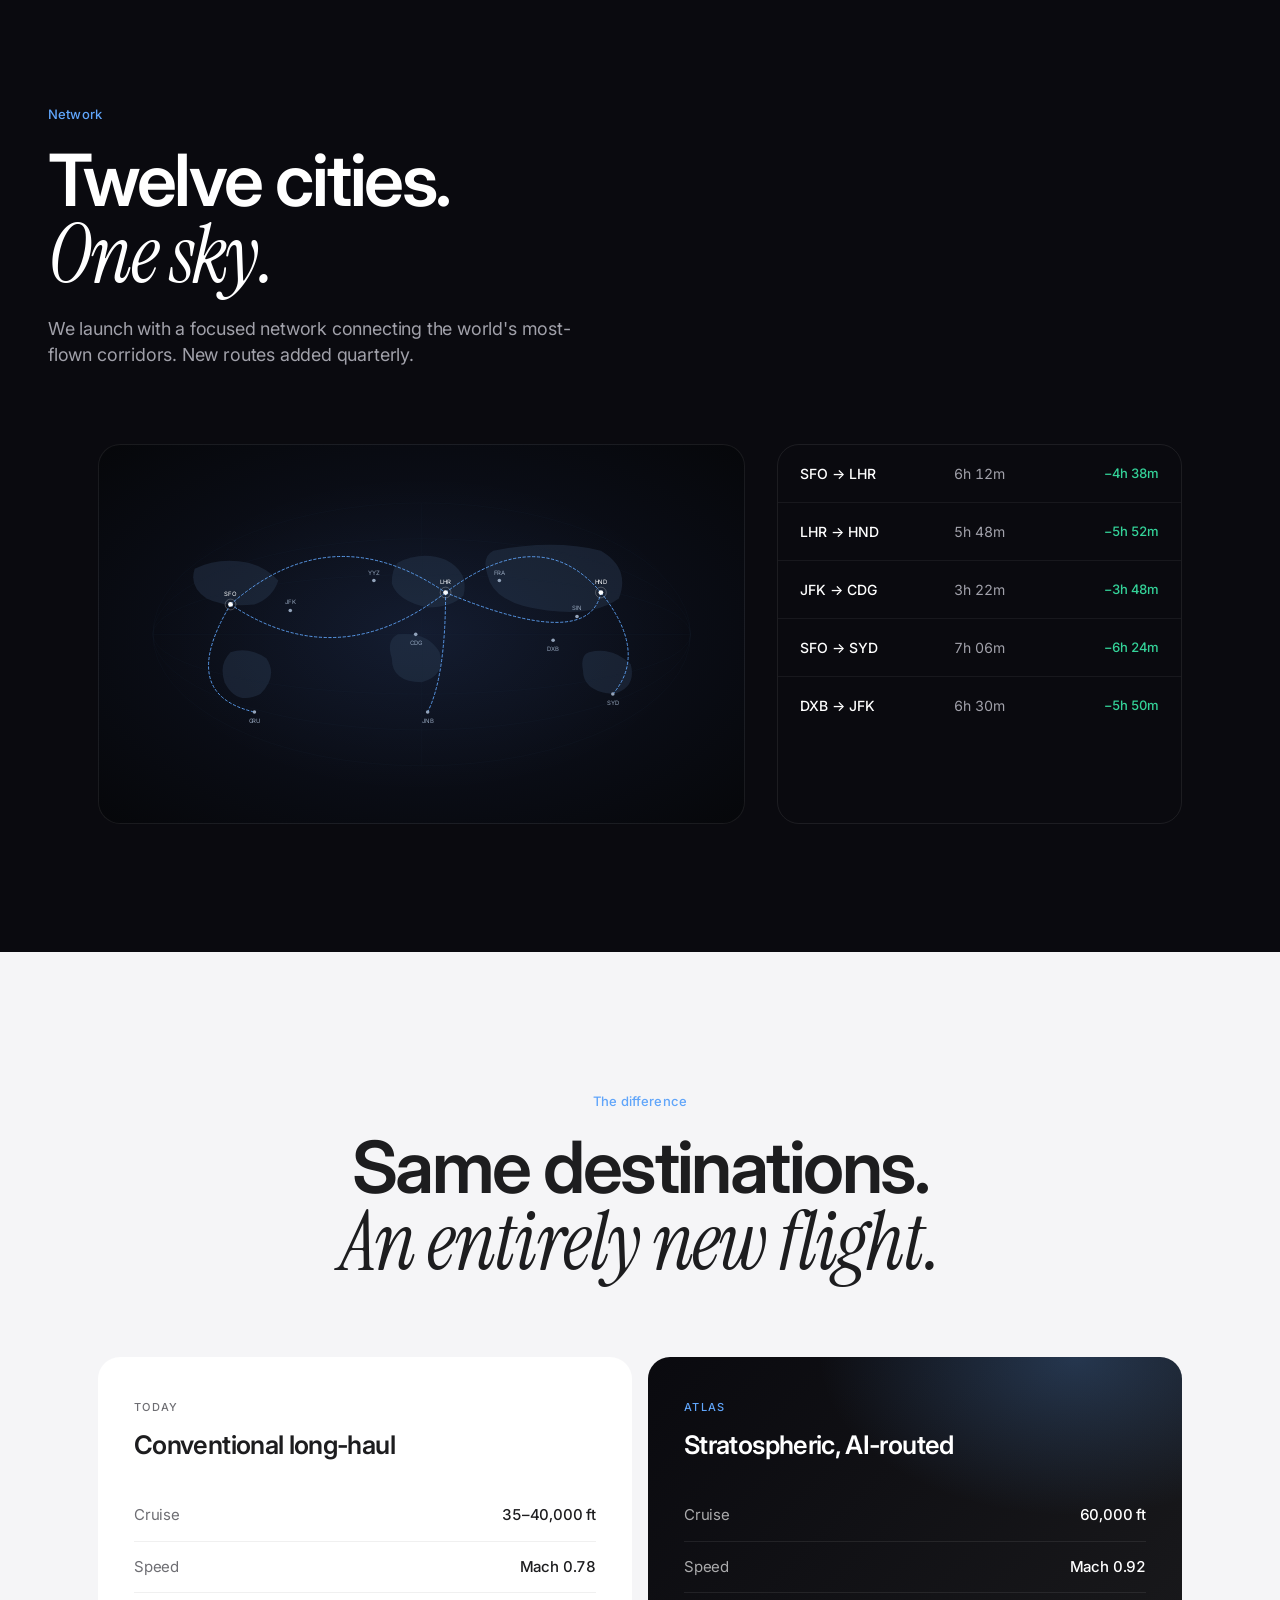
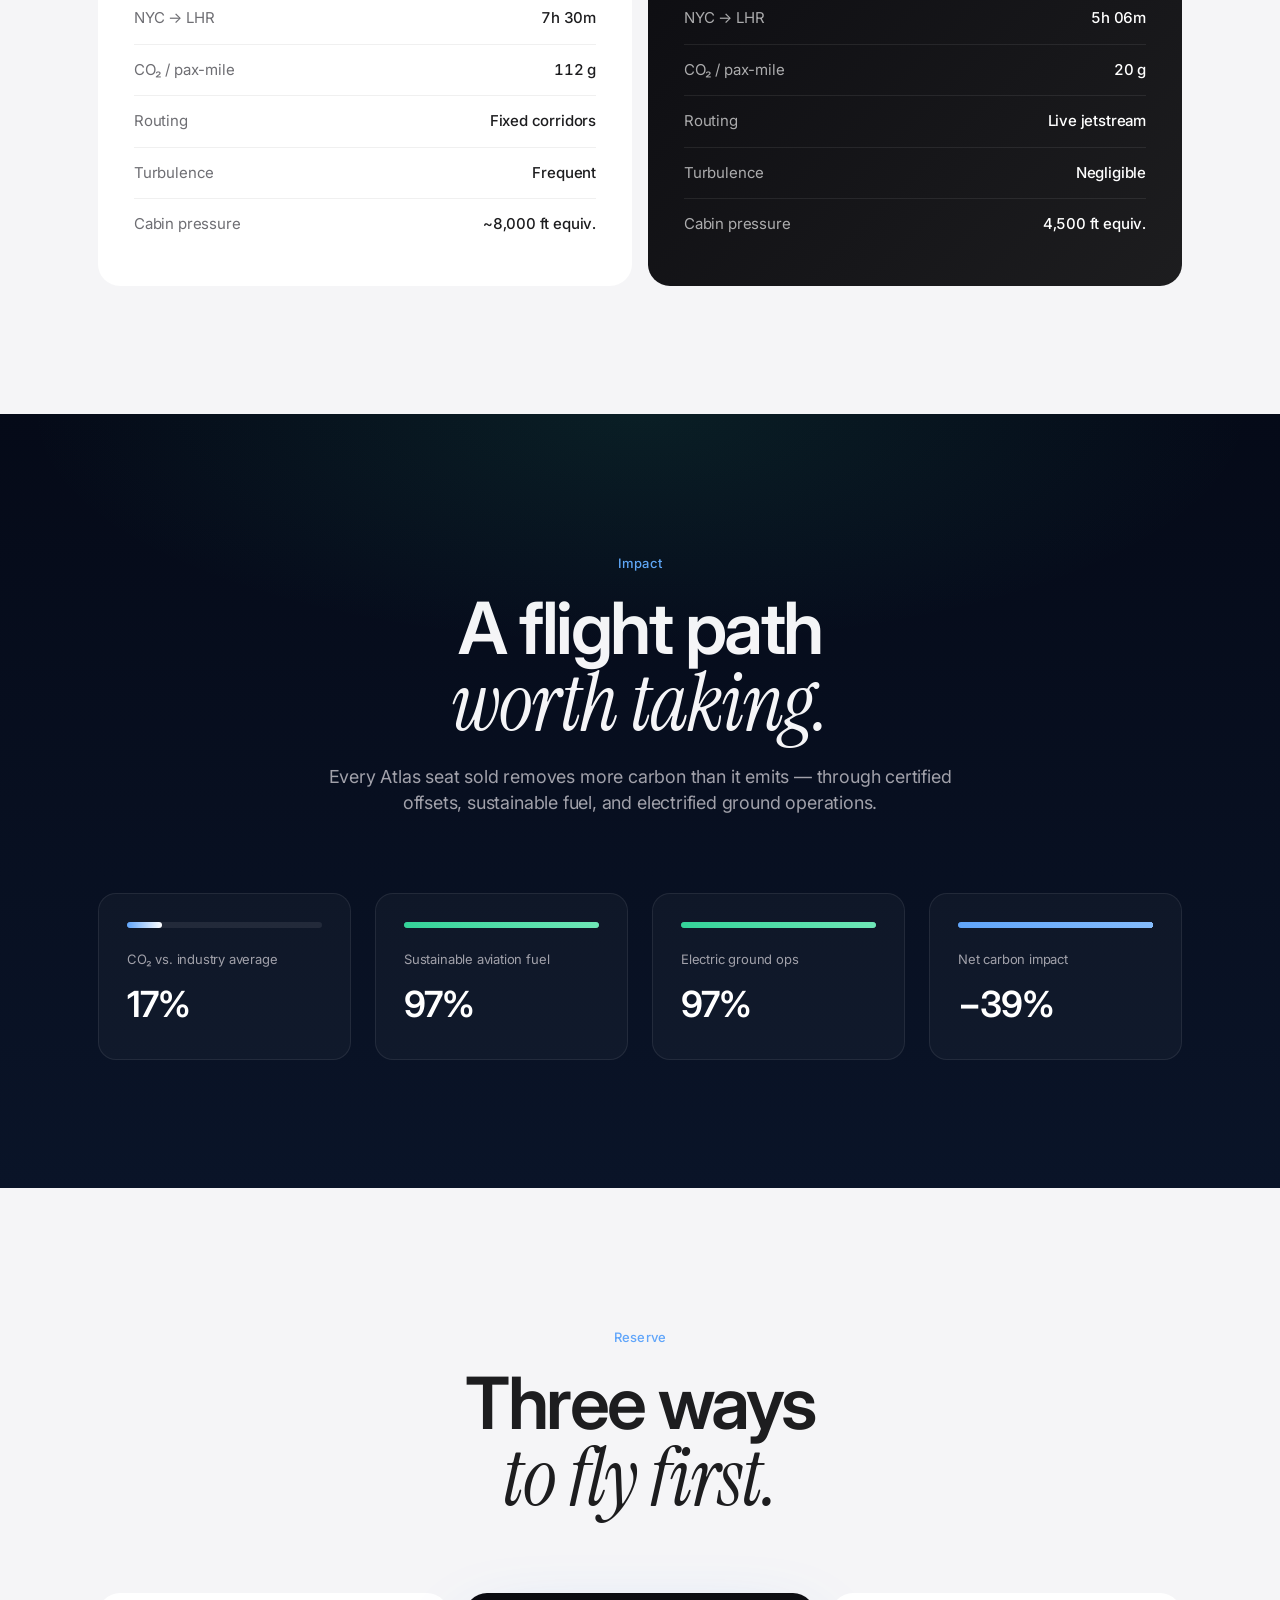
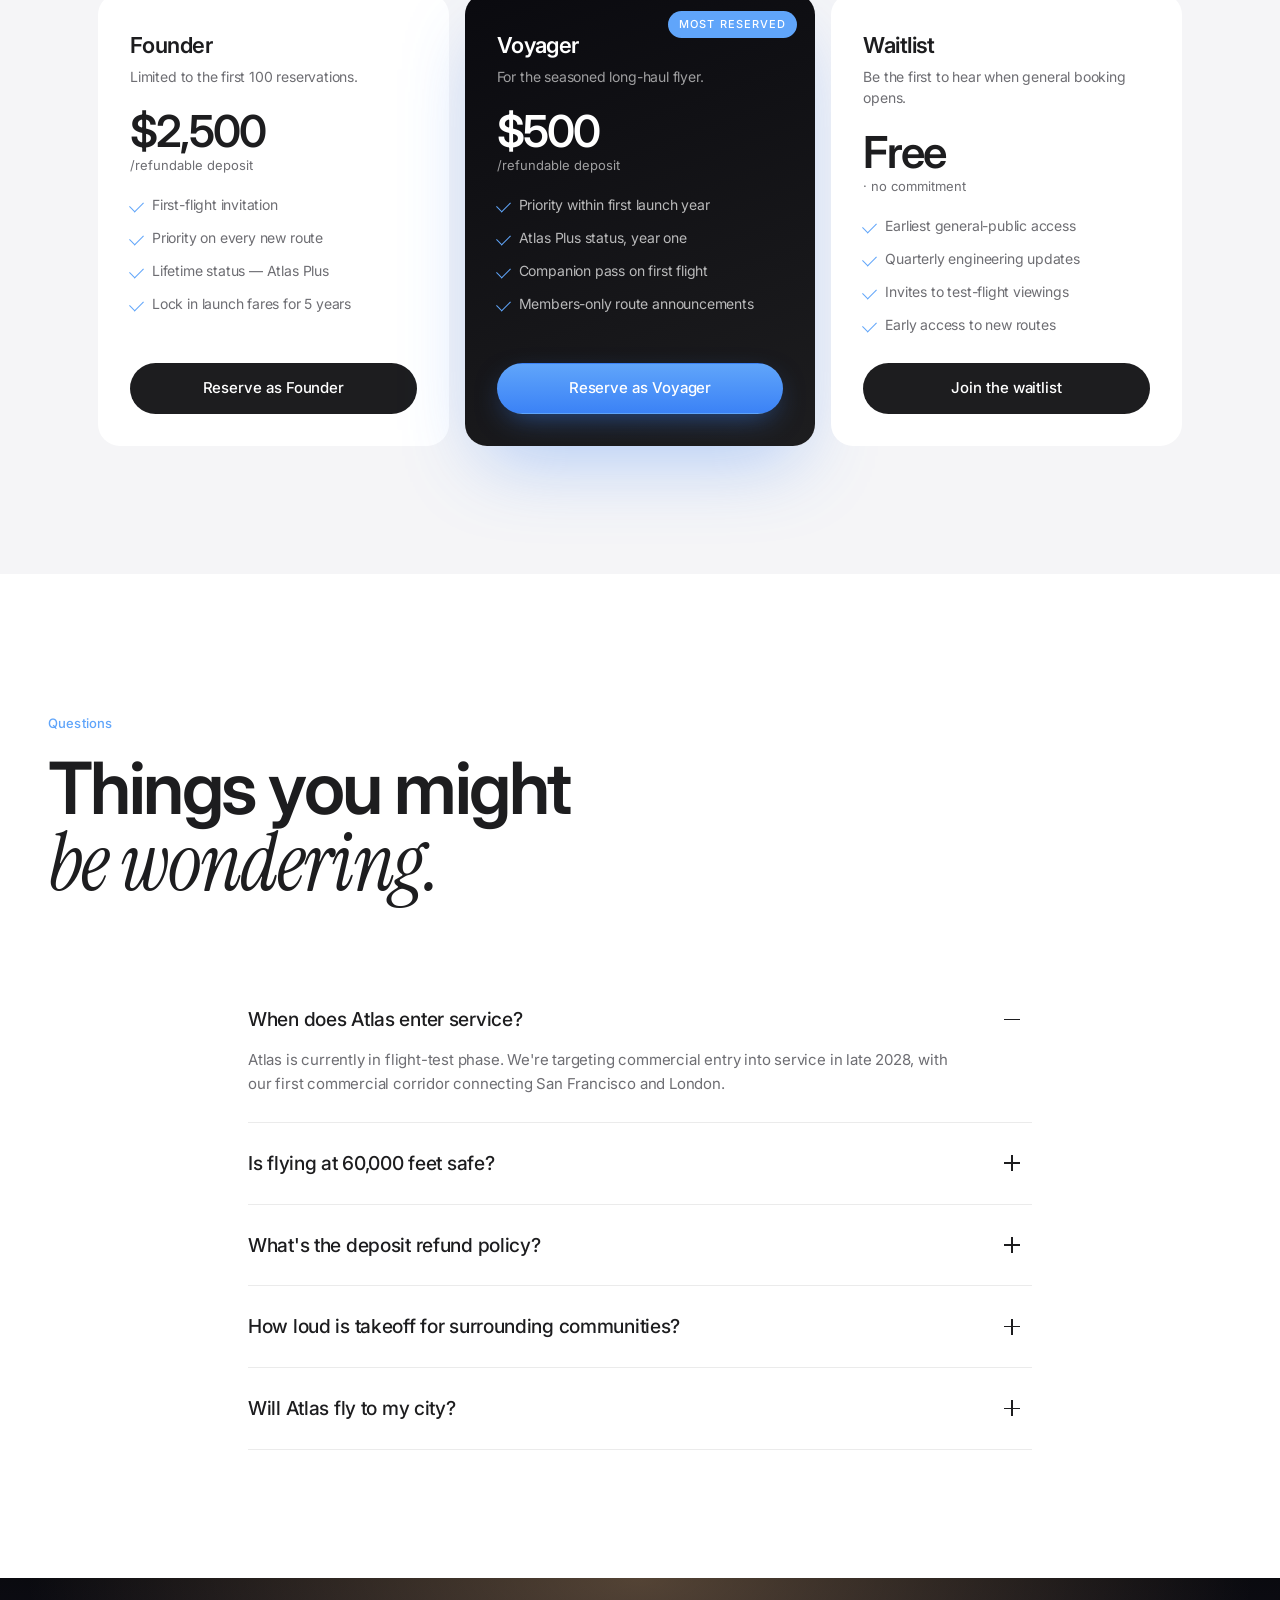
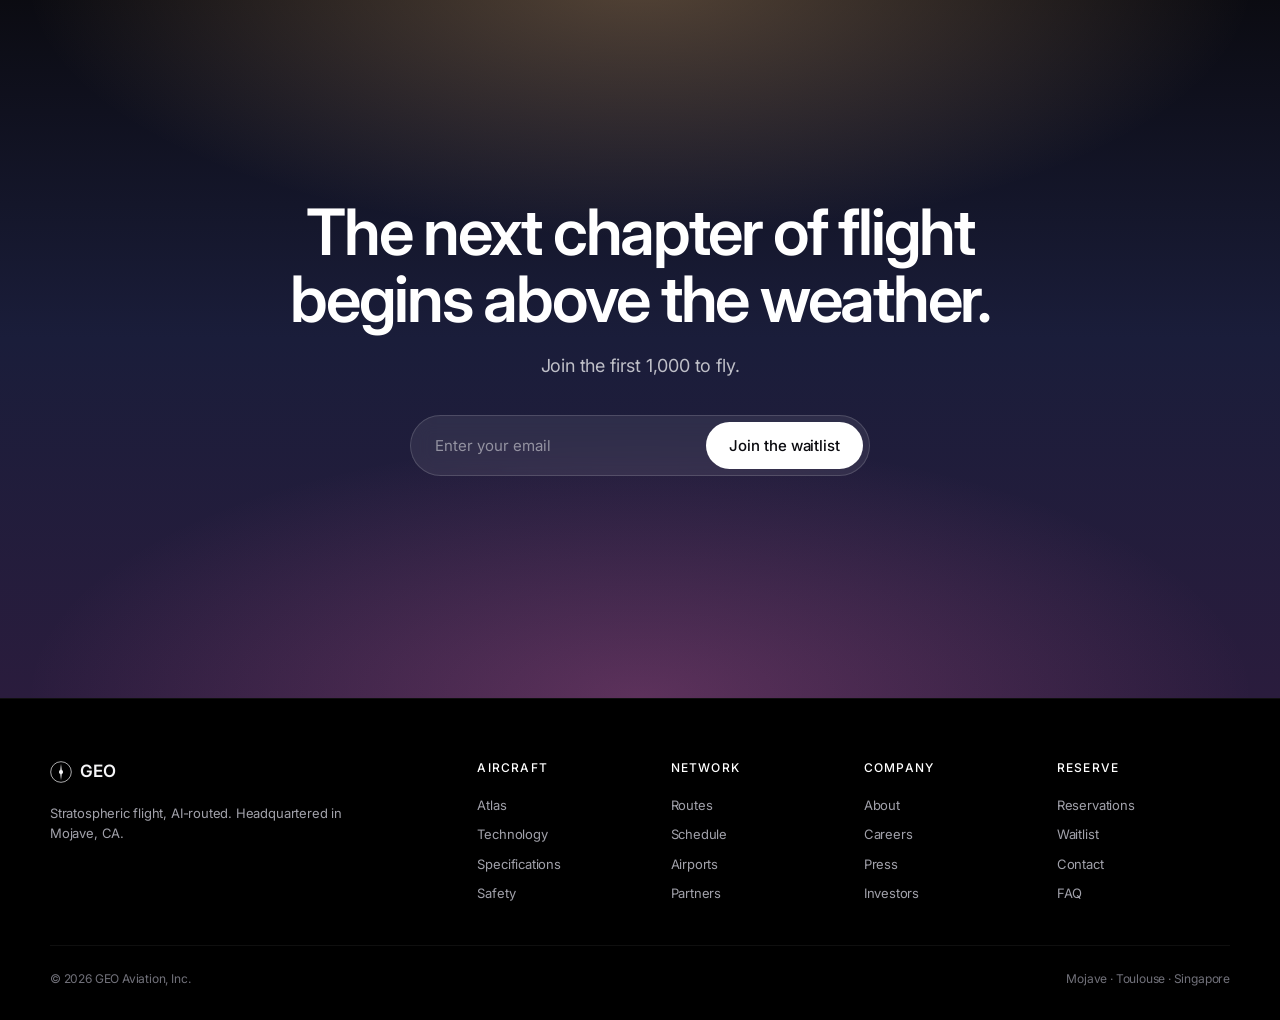
<file: geo/index.html>
<!DOCTYPE html>
<html lang="en">
<head>
  <meta charset="UTF-8" />
  <meta name="viewport" content="width=device-width, initial-scale=1.0" />
  <meta name="description" content="GEO Aviation — Stratospheric flight, AI-routed through the world's jetstreams. Twice as fast. A fraction of the emissions." />
  <title>GEO Aviation — The sky, redrawn.</title>
  <link rel="preconnect" href="https://fonts.googleapis.com" />
  <link rel="preconnect" href="https://fonts.gstatic.com" crossorigin />
  <link href="https://fonts.googleapis.com/css2?family=Inter:wght@300;400;500;600;700;800;900&family=Instrument+Serif:ital@0;1&display=swap" rel="stylesheet" />
  <link rel="stylesheet" href="styles.css" />
  <link rel="icon" href="data:image/svg+xml,%3Csvg xmlns='http://www.w3.org/2000/svg' viewBox='0 0 32 32'%3E%3Ccircle cx='16' cy='16' r='14' fill='%23000'/%3E%3Cpath d='M6 16h20M16 6v20' stroke='%23fff' stroke-width='1' opacity='.4'/%3E%3Ccircle cx='16' cy='16' r='3' fill='%23fff'/%3E%3C/svg%3E" />
</head>
<body>
  <header class="nav" id="nav">
    <a class="nav__brand" href="#top" aria-label="GEO Aviation">
      <svg class="nav__mark" viewBox="0 0 32 32" width="22" height="22" aria-hidden="true">
        <circle cx="16" cy="16" r="15" fill="none" stroke="currentColor" stroke-width="1"/>
        <path d="M2 16h28M16 2v28" stroke="currentColor" stroke-width="0.5" opacity="0.4"/>
        <circle cx="16" cy="16" r="3" fill="currentColor"/>
        <path d="M16 4 L18 16 L16 28 L14 16 Z" fill="currentColor" opacity="0.7"/>
      </svg>
      <span>GEO</span>
    </a>
    <nav class="nav__links" aria-label="Primary">
      <a href="#atlas">Atlas</a>
      <a href="#technology">Technology</a>
      <a href="#routes">Routes</a>
      <a href="#sustainability">Impact</a>
      <a href="#reserve">Reserve</a>
    </nav>
    <div class="nav__cta">
      <a class="nav__link-sm" href="#account">Sign in</a>
      <a class="btn btn--ghost-sm" href="#reserve">Reserve a seat</a>
    </div>
    <button class="nav__menu" aria-label="Open menu" aria-expanded="false">
      <span></span><span></span>
    </button>
  </header>

  <main id="top">
    <!-- ============ HERO ============ -->
    <section class="hero" data-section="hero">
      <div class="hero__sky" aria-hidden="true">
        <div class="hero__sun"></div>
        <div class="hero__horizon"></div>
        <div class="stars">
          <span style="--x:12%;--y:18%;--d:2.4s"></span>
          <span style="--x:28%;--y:8%;--d:1.8s"></span>
          <span style="--x:44%;--y:22%;--d:3.2s"></span>
          <span style="--x:62%;--y:12%;--d:2.0s"></span>
          <span style="--x:78%;--y:24%;--d:2.8s"></span>
          <span style="--x:88%;--y:6%;--d:3.6s"></span>
          <span style="--x:7%;--y:32%;--d:2.2s"></span>
          <span style="--x:35%;--y:30%;--d:2.6s"></span>
          <span style="--x:55%;--y:34%;--d:3.0s"></span>
          <span style="--x:72%;--y:38%;--d:2.4s"></span>
        </div>
      </div>

      <div class="hero__content">
        <p class="eyebrow eyebrow--light reveal">Introducing Atlas — The first stratospheric airliner</p>
        <h1 class="hero__title reveal">
          <span>The sky,</span>
          <span class="serif"><em>redrawn.</em></span>
        </h1>
        <p class="hero__sub reveal">
          Sixty-thousand feet above weather, traffic, and turbulence —
          guided by AI across the world's jetstreams.
          Twice as fast. A fraction of the emissions.
        </p>
        <div class="hero__cta reveal">
          <a class="btn btn--light" href="#atlas">Discover Atlas
            <svg viewBox="0 0 16 16" width="13" height="13" aria-hidden="true"><path d="M3 8h10M9 4l4 4-4 4" stroke="currentColor" stroke-width="1.6" fill="none" stroke-linecap="round" stroke-linejoin="round"/></svg>
          </a>
          <a class="btn btn--ghost" href="#reserve">Reserve a seat</a>
        </div>
      </div>

      <svg class="hero__plane" viewBox="0 0 800 160" aria-hidden="true">
        <defs>
          <linearGradient id="planeGrad" x1="0" x2="1" y1="0" y2="1">
            <stop offset="0%" stop-color="#e2e8f0"/>
            <stop offset="100%" stop-color="#475569"/>
          </linearGradient>
          <linearGradient id="trailGrad" x1="1" x2="0">
            <stop offset="0%" stop-color="#fff" stop-opacity=".9"/>
            <stop offset="100%" stop-color="#fff" stop-opacity="0"/>
          </linearGradient>
        </defs>
        <path d="M40 80 Q 200 78 380 80 L 700 80" stroke="url(#trailGrad)" stroke-width="1.2" fill="none" opacity=".7"/>
        <g transform="translate(680 80)">
          <path d="M-40 0 L-15 -3 L60 0 L-15 3 Z" fill="url(#planeGrad)"/>
          <path d="M-10 -2 L-30 -22 L-15 -22 L0 -2 Z" fill="url(#planeGrad)"/>
          <path d="M-10 2 L-30 22 L-15 22 L0 2 Z" fill="url(#planeGrad)"/>
          <path d="M40 -1 L30 -10 L34 -10 L48 -1 Z" fill="url(#planeGrad)"/>
          <path d="M40 1 L30 10 L34 10 L48 1 Z" fill="url(#planeGrad)"/>
        </g>
      </svg>

      <div class="hero__scroll" aria-hidden="true">
        <span>Scroll</span>
        <div class="hero__scroll-line"><i></i></div>
      </div>
    </section>

    <!-- ============ PINNED SCROLL REVEAL ============ -->
    <section class="reveal-stage" id="atlas">
      <div class="reveal-stage__sticky">
        <div class="reveal-stage__bg" aria-hidden="true"></div>

        <div class="reveal-stage__plane" aria-hidden="true">
          <svg viewBox="0 0 1000 400" preserveAspectRatio="xMidYMid meet">
            <defs>
              <linearGradient id="bodyGrad" x1="0" x2="1" y1="0" y2="1">
                <stop offset="0%" stop-color="#f8fafc"/>
                <stop offset="50%" stop-color="#cbd5e1"/>
                <stop offset="100%" stop-color="#1e293b"/>
              </linearGradient>
              <linearGradient id="wingGrad" x1="0" x2="0" y1="0" y2="1">
                <stop offset="0%" stop-color="#e2e8f0"/>
                <stop offset="100%" stop-color="#475569"/>
              </linearGradient>
              <radialGradient id="cockpitGrad" cx="0.3" cy="0.3">
                <stop offset="0%" stop-color="#60a5fa"/>
                <stop offset="100%" stop-color="#1e3a8a"/>
              </radialGradient>
            </defs>
            <!-- contrail -->
            <path class="rs-trail" d="M50 200 Q 250 200 480 200 L 530 200" stroke="rgba(255,255,255,0.5)" stroke-width="2" fill="none" stroke-linecap="round"/>
            <!-- delta wing body -->
            <g class="rs-plane">
              <path d="M530 200 L780 175 L880 195 L880 205 L780 225 L530 200 Z" fill="url(#bodyGrad)"/>
              <path d="M580 195 L750 130 L820 175 L530 200 Z" fill="url(#wingGrad)" opacity="0.95"/>
              <path d="M580 205 L750 270 L820 225 L530 200 Z" fill="url(#wingGrad)" opacity="0.85"/>
              <path d="M820 195 L880 165 L900 195 L880 205 L820 205 Z" fill="url(#wingGrad)" opacity="0.9"/>
              <path d="M820 205 L880 235 L900 205 L880 195 L820 195 Z" fill="url(#wingGrad)" opacity="0.8"/>
              <ellipse cx="820" cy="200" rx="22" ry="9" fill="url(#cockpitGrad)"/>
              <circle cx="833" cy="197" r="2" fill="#fff" opacity=".8"/>
            </g>
            <!-- markers/callouts (positions referenced from CSS) -->
            <g class="rs-markers">
              <g class="rs-marker" data-marker="1">
                <circle cx="820" cy="200" r="6" fill="#60a5fa"/>
                <circle cx="820" cy="200" r="14" fill="none" stroke="#60a5fa" stroke-width="1" opacity=".5"/>
              </g>
              <g class="rs-marker" data-marker="2">
                <circle cx="700" cy="160" r="6" fill="#60a5fa"/>
                <circle cx="700" cy="160" r="14" fill="none" stroke="#60a5fa" stroke-width="1" opacity=".5"/>
              </g>
              <g class="rs-marker" data-marker="3">
                <circle cx="600" cy="200" r="6" fill="#60a5fa"/>
                <circle cx="600" cy="200" r="14" fill="none" stroke="#60a5fa" stroke-width="1" opacity=".5"/>
              </g>
            </g>
          </svg>
        </div>

        <div class="reveal-stage__copy">
          <div class="rs-step is-active" data-step="0">
            <p class="eyebrow">Atlas</p>
            <h2>A new aircraft, built from first principles.</h2>
            <p>Carbon-composite delta wing. Hybrid-electric propulsion. A cabin that thinks. Atlas is the first commercial aircraft engineered for the stratosphere.</p>
          </div>
          <div class="rs-step" data-step="1">
            <p class="eyebrow">AI Pilot</p>
            <h2>An autopilot that reads the planet.</h2>
            <p>Atlas's flight intelligence ingests live atmospheric data — pressure, wind, ozone — and chooses the most efficient path through the world's jetstreams, in real time.</p>
          </div>
          <div class="rs-step" data-step="2">
            <p class="eyebrow">Aerodynamics</p>
            <h2>Designed for thinner air.</h2>
            <p>At 60,000 feet, drag drops by 80%. We rebuilt every surface to take advantage — the wing alone gives Atlas 3.4× the glide ratio of a conventional jet.</p>
          </div>
          <div class="rs-step" data-step="3">
            <p class="eyebrow">Propulsion</p>
            <h2>Hybrid, by the numbers.</h2>
            <p>Sustainable aviation fuel for cruise. Battery-electric for taxi, takeoff, and descent. The result: an 82% reduction in CO₂ per passenger-mile.</p>
          </div>
        </div>

        <div class="rs-progress" aria-hidden="true">
          <span class="is-active"></span><span></span><span></span><span></span>
        </div>
      </div>
    </section>

    <!-- ============ BIG STAT MOMENT ============ -->
    <section class="moment moment--altitude">
      <div class="moment__bg" aria-hidden="true">
        <div class="moment__layer moment__layer--space"></div>
        <div class="moment__layer moment__layer--earth"></div>
      </div>
      <div class="moment__content">
        <p class="eyebrow eyebrow--light reveal">Cruise altitude</p>
        <div class="moment__num reveal">
          <span class="counter" data-count="60000">60,000</span>
          <span class="moment__unit">ft</span>
        </div>
        <p class="moment__sub reveal">Above weather. Above traffic. Above the ordinary sky.</p>
        <div class="moment__compare reveal">
          <div class="moment__bar">
            <div class="moment__bar-row">
              <span>Atlas</span>
              <div class="moment__bar-track"><i style="--w:100%"></i></div>
              <span>60,000 ft</span>
            </div>
            <div class="moment__bar-row moment__bar-row--muted">
              <span>Boeing 787</span>
              <div class="moment__bar-track"><i style="--w:65%"></i></div>
              <span>39,000 ft</span>
            </div>
            <div class="moment__bar-row moment__bar-row--muted">
              <span>A350</span>
              <div class="moment__bar-track"><i style="--w:71%"></i></div>
              <span>43,000 ft</span>
            </div>
          </div>
        </div>
      </div>
    </section>

    <!-- ============ TECHNOLOGY: JETSTREAMS ============ -->
    <section class="tech" id="technology">
      <header class="section-head">
        <p class="eyebrow reveal">The technology</p>
        <h2 class="section-title reveal">We don't fight the wind.<br/><span class="serif"><em>We ride it.</em></span></h2>
        <p class="section-sub reveal">The polar jetstream moves at up to 250 mph. Atlas's AI-routing constantly adjusts altitude and heading to surf it — adding speed, saving fuel.</p>
      </header>

      <div class="jet-canvas reveal">
        <svg viewBox="0 0 1200 500" preserveAspectRatio="xMidYMid meet" aria-hidden="true">
          <defs>
            <linearGradient id="jetLine" x1="0" x2="1">
              <stop offset="0%" stop-color="#3b82f6" stop-opacity="0"/>
              <stop offset="50%" stop-color="#60a5fa" stop-opacity="1"/>
              <stop offset="100%" stop-color="#3b82f6" stop-opacity="0"/>
            </linearGradient>
            <linearGradient id="jetLineDim" x1="0" x2="1">
              <stop offset="0%" stop-color="#475569" stop-opacity="0"/>
              <stop offset="50%" stop-color="#475569" stop-opacity=".7"/>
              <stop offset="100%" stop-color="#475569" stop-opacity="0"/>
            </linearGradient>
          </defs>
          <!-- jet stream layers -->
          <path class="jet-line jet-line--bg" d="M0 110 C 200 80, 380 200, 600 140 S 1000 80, 1200 130" stroke="url(#jetLineDim)" stroke-width="40" fill="none"/>
          <path class="jet-line jet-line--bg" d="M0 250 C 250 200, 500 320, 750 240 S 1100 180, 1200 240" stroke="url(#jetLineDim)" stroke-width="60" fill="none"/>
          <path class="jet-line jet-line--bg" d="M0 380 C 200 350, 400 440, 650 380 S 1050 320, 1200 360" stroke="url(#jetLineDim)" stroke-width="35" fill="none"/>

          <!-- atlas optimal route -->
          <path class="jet-route" d="M40 250 C 200 230, 350 130, 500 130 S 750 250, 900 240 S 1050 140, 1160 130" stroke="url(#jetLine)" stroke-width="2" fill="none" stroke-dasharray="6 6"/>

          <!-- waypoints -->
          <g class="jet-waypoints">
            <circle cx="40" cy="250" r="5" fill="#fff"/>
            <circle cx="500" cy="130" r="4" fill="#60a5fa"/>
            <circle cx="900" cy="240" r="4" fill="#60a5fa"/>
            <circle cx="1160" cy="130" r="5" fill="#fff"/>
          </g>

          <!-- airplane along path -->
          <g class="jet-plane">
            <circle r="14" fill="rgba(96,165,250,0.2)"/>
            <circle r="6" fill="#60a5fa"/>
            <path d="M-3 -8 L3 -8 L1 8 L-1 8 Z" fill="#fff" opacity="0.9"/>
          </g>

          <!-- annotations -->
          <g class="jet-annotation">
            <text x="60" y="278" fill="#94a3b8" font-size="11" font-family="Inter">SFO · 12:00</text>
            <text x="1100" y="158" fill="#94a3b8" font-size="11" font-family="Inter" text-anchor="end">LHR · 16:30</text>
            <text x="500" y="115" fill="#60a5fa" font-size="11" font-family="Inter" text-anchor="middle">+218 mph tailwind</text>
          </g>
        </svg>

        <div class="jet-readout">
          <div class="jet-readout__cell">
            <span class="jet-readout__label">Headwind</span>
            <span class="jet-readout__val">—</span>
          </div>
          <div class="jet-readout__cell">
            <span class="jet-readout__label">Tailwind</span>
            <span class="jet-readout__val jet-readout__val--up">+<span class="counter" data-count="218">218</span> mph</span>
          </div>
          <div class="jet-readout__cell">
            <span class="jet-readout__label">Fuel saved</span>
            <span class="jet-readout__val jet-readout__val--up"><span class="counter" data-count="34">34</span>%</span>
          </div>
          <div class="jet-readout__cell">
            <span class="jet-readout__label">Route altitude</span>
            <span class="jet-readout__val">FL620</span>
          </div>
        </div>
      </div>
    </section>

    <!-- ============ SPEC GRID ============ -->
    <section class="specs">
      <header class="section-head">
        <p class="eyebrow reveal">By the numbers</p>
        <h2 class="section-title reveal">Atlas, in figures.</h2>
      </header>

      <div class="spec-grid">
        <div class="spec spec--lg reveal">
          <p class="spec__label">Range</p>
          <p class="spec__num"><span class="counter" data-count="9400">9,400</span><span class="spec__unit">km</span></p>
          <p class="spec__note">Tokyo → London on a single charge of fuel.</p>
        </div>
        <div class="spec reveal">
          <p class="spec__label">Cruise speed</p>
          <p class="spec__num">M<span class="counter" data-count="0.92" data-decimals="2">0.92</span></p>
        </div>
        <div class="spec reveal">
          <p class="spec__label">Capacity</p>
          <p class="spec__num"><span class="counter" data-count="180">180</span><span class="spec__unit">pax</span></p>
        </div>
        <div class="spec reveal">
          <p class="spec__label">Cabin pressure</p>
          <p class="spec__num"><span class="counter" data-count="4500">4,500</span><span class="spec__unit">ft</span></p>
        </div>
        <div class="spec spec--lg spec--accent reveal">
          <p class="spec__label">CO₂ per passenger-mile</p>
          <p class="spec__num spec__num--down"><span class="counter" data-count="-82">-82</span><span class="spec__unit">%</span></p>
          <p class="spec__note">vs. a comparable long-haul flight today.</p>
        </div>
        <div class="spec reveal">
          <p class="spec__label">Time saved · NYC → LHR</p>
          <p class="spec__num"><span class="counter" data-count="2.4" data-decimals="1">2.4</span><span class="spec__unit">hr</span></p>
        </div>
        <div class="spec reveal">
          <p class="spec__label">Noise on takeoff</p>
          <p class="spec__num"><span class="counter" data-count="58">58</span><span class="spec__unit">dB</span></p>
        </div>
      </div>
    </section>

    <!-- ============ ROUTES MAP ============ -->
    <section class="routes" id="routes">
      <header class="section-head section-head--left">
        <p class="eyebrow reveal">Network</p>
        <h2 class="section-title reveal">Twelve cities.<br/><span class="serif"><em>One sky.</em></span></h2>
        <p class="section-sub reveal">We launch with a focused network connecting the world's most-flown corridors. New routes added quarterly.</p>
      </header>

      <div class="map reveal">
        <div class="map__inner">
          <svg viewBox="0 0 1000 500" preserveAspectRatio="xMidYMid meet" aria-hidden="true">
            <defs>
              <radialGradient id="globeGrad" cx="0.3" cy="0.3">
                <stop offset="0%" stop-color="#1e293b"/>
                <stop offset="100%" stop-color="#0a0a0f"/>
              </radialGradient>
            </defs>
            <!-- continents (extremely abstracted) -->
            <g fill="#1e293b" opacity="0.7">
              <path d="M120 140 q 40 -20 90 -10 q 30 8 50 30 q -10 30 -40 40 q -50 5 -80 -10 q -30 -20 -20 -50 z"/>
              <path d="M180 280 q 30 -10 60 10 q 20 30 -10 60 q -40 20 -60 -20 q -10 -30 10 -50 z"/>
              <path d="M460 130 q 40 -20 80 -5 q 40 20 30 60 q -20 20 -60 20 q -50 -10 -60 -40 q 0 -25 10 -35 z"/>
              <path d="M460 250 q 50 -5 70 30 q 10 40 -30 50 q -50 0 -50 -40 q -10 -30 10 -40 z"/>
              <path d="M620 110 q 100 -20 180 0 q 50 30 30 80 q -40 30 -120 20 q -90 -10 -100 -60 q -10 -30 10 -40 z"/>
              <path d="M780 280 q 40 -10 70 20 q 10 40 -30 50 q -50 -5 -50 -40 q -5 -25 10 -30 z"/>
            </g>
            <!-- meridians -->
            <g stroke="#1e293b" stroke-width="0.5" fill="none" opacity="0.5">
              <ellipse cx="500" cy="250" rx="450" ry="220"/>
              <ellipse cx="500" cy="250" rx="450" ry="100"/>
              <ellipse cx="500" cy="250" rx="450" ry="160"/>
              <line x1="50" y1="250" x2="950" y2="250"/>
              <line x1="500" y1="30" x2="500" y2="470"/>
            </g>

            <!-- routes (curved arcs) -->
            <g class="map-routes" fill="none" stroke-linecap="round">
              <path d="M180 200 Q 350 50 540 180" stroke="#60a5fa" stroke-width="1.5" stroke-dasharray="4 4"/>
              <path d="M540 180 Q 700 60 800 180" stroke="#60a5fa" stroke-width="1.5" stroke-dasharray="4 4"/>
              <path d="M180 200 Q 90 350 220 380" stroke="#60a5fa" stroke-width="1.5" stroke-dasharray="4 4"/>
              <path d="M800 180 Q 880 280 820 350" stroke="#60a5fa" stroke-width="1.5" stroke-dasharray="4 4"/>
              <path d="M540 180 Q 540 320 510 380" stroke="#60a5fa" stroke-width="1.5" stroke-dasharray="4 4"/>
              <path d="M540 180 Q 780 280 800 180" stroke="#60a5fa" stroke-width="1.5" stroke-dasharray="4 4"/>
              <path d="M180 200 Q 360 320 540 180" stroke="#60a5fa" stroke-width="1.5" stroke-dasharray="4 4"/>
            </g>

            <!-- city nodes -->
            <g class="map-cities">
              <g transform="translate(180,200)"><circle r="4" fill="#fff"/><circle r="9" fill="none" stroke="#fff" stroke-width="1" opacity=".4"/><text x="0" y="-14" fill="#fff" font-size="10" font-family="Inter" text-anchor="middle">SFO</text></g>
              <g transform="translate(540,180)"><circle r="4" fill="#fff"/><circle r="9" fill="none" stroke="#fff" stroke-width="1" opacity=".4"/><text x="0" y="-14" fill="#fff" font-size="10" font-family="Inter" text-anchor="middle">LHR</text></g>
              <g transform="translate(800,180)"><circle r="4" fill="#fff"/><circle r="9" fill="none" stroke="#fff" stroke-width="1" opacity=".4"/><text x="0" y="-14" fill="#fff" font-size="10" font-family="Inter" text-anchor="middle">HND</text></g>
              <g transform="translate(220,380)"><circle r="3" fill="#94a3b8"/><text x="0" y="18" fill="#94a3b8" font-size="10" font-family="Inter" text-anchor="middle">GRU</text></g>
              <g transform="translate(820,350)"><circle r="3" fill="#94a3b8"/><text x="0" y="18" fill="#94a3b8" font-size="10" font-family="Inter" text-anchor="middle">SYD</text></g>
              <g transform="translate(510,380)"><circle r="3" fill="#94a3b8"/><text x="0" y="18" fill="#94a3b8" font-size="10" font-family="Inter" text-anchor="middle">JNB</text></g>
              <g transform="translate(630,160)"><circle r="3" fill="#94a3b8"/><text x="0" y="-10" fill="#94a3b8" font-size="10" font-family="Inter" text-anchor="middle">FRA</text></g>
              <g transform="translate(280,210)"><circle r="3" fill="#94a3b8"/><text x="0" y="-10" fill="#94a3b8" font-size="10" font-family="Inter" text-anchor="middle">JFK</text></g>
              <g transform="translate(720,260)"><circle r="3" fill="#94a3b8"/><text x="0" y="18" fill="#94a3b8" font-size="10" font-family="Inter" text-anchor="middle">DXB</text></g>
              <g transform="translate(760,220)"><circle r="3" fill="#94a3b8"/><text x="0" y="-10" fill="#94a3b8" font-size="10" font-family="Inter" text-anchor="middle">SIN</text></g>
              <g transform="translate(420,160)"><circle r="3" fill="#94a3b8"/><text x="0" y="-10" fill="#94a3b8" font-size="10" font-family="Inter" text-anchor="middle">YYZ</text></g>
              <g transform="translate(490,250)"><circle r="3" fill="#94a3b8"/><text x="0" y="18" fill="#94a3b8" font-size="10" font-family="Inter" text-anchor="middle">CDG</text></g>
            </g>
          </svg>
        </div>

        <ul class="route-list reveal">
          <li><span>SFO → LHR</span><span>6h 12m</span><span class="route-list__save">−4h 38m</span></li>
          <li><span>LHR → HND</span><span>5h 48m</span><span class="route-list__save">−5h 52m</span></li>
          <li><span>JFK → CDG</span><span>3h 22m</span><span class="route-list__save">−3h 48m</span></li>
          <li><span>SFO → SYD</span><span>7h 06m</span><span class="route-list__save">−6h 24m</span></li>
          <li><span>DXB → JFK</span><span>6h 30m</span><span class="route-list__save">−5h 50m</span></li>
        </ul>
      </div>
    </section>

    <!-- ============ COMPARE ============ -->
    <section class="compare">
      <header class="section-head">
        <p class="eyebrow reveal">The difference</p>
        <h2 class="section-title reveal">Same destinations.<br/><span class="serif"><em>An entirely new flight.</em></span></h2>
      </header>

      <div class="compare-grid">
        <article class="compare-card compare-card--them reveal">
          <header>
            <span class="compare-card__tag">Today</span>
            <h3>Conventional long-haul</h3>
          </header>
          <ul>
            <li><span>Cruise</span><strong>35–40,000 ft</strong></li>
            <li><span>Speed</span><strong>Mach 0.78</strong></li>
            <li><span>NYC → LHR</span><strong>7h 30m</strong></li>
            <li><span>CO₂ / pax-mile</span><strong>112 g</strong></li>
            <li><span>Routing</span><strong>Fixed corridors</strong></li>
            <li><span>Turbulence</span><strong>Frequent</strong></li>
            <li><span>Cabin pressure</span><strong>~8,000 ft equiv.</strong></li>
          </ul>
        </article>
        <article class="compare-card compare-card--us reveal">
          <header>
            <span class="compare-card__tag compare-card__tag--accent">Atlas</span>
            <h3>Stratospheric, AI-routed</h3>
          </header>
          <ul>
            <li><span>Cruise</span><strong>60,000 ft</strong></li>
            <li><span>Speed</span><strong>Mach 0.92</strong></li>
            <li><span>NYC → LHR</span><strong>5h 06m</strong></li>
            <li><span>CO₂ / pax-mile</span><strong>20 g</strong></li>
            <li><span>Routing</span><strong>Live jetstream</strong></li>
            <li><span>Turbulence</span><strong>Negligible</strong></li>
            <li><span>Cabin pressure</span><strong>4,500 ft equiv.</strong></li>
          </ul>
        </article>
      </div>
    </section>

    <!-- ============ SUSTAINABILITY ============ -->
    <section class="impact" id="sustainability">
      <header class="section-head">
        <p class="eyebrow eyebrow--light reveal">Impact</p>
        <h2 class="section-title section-title--light reveal">A flight path<br/><span class="serif"><em>worth taking.</em></span></h2>
        <p class="section-sub section-sub--light reveal">Every Atlas seat sold removes more carbon than it emits — through certified offsets, sustainable fuel, and electrified ground operations.</p>
      </header>

      <div class="impact-grid">
        <div class="impact-stat reveal">
          <div class="impact-stat__bar">
            <div class="impact-stat__fill" style="--w:18%"></div>
            <div class="impact-stat__benchmark"></div>
          </div>
          <p class="impact-stat__label">CO₂ vs. industry average</p>
          <p class="impact-stat__val"><span class="counter" data-count="18">18</span>%</p>
        </div>
        <div class="impact-stat reveal">
          <div class="impact-stat__bar">
            <div class="impact-stat__fill impact-stat__fill--green" style="--w:100%"></div>
          </div>
          <p class="impact-stat__label">Sustainable aviation fuel</p>
          <p class="impact-stat__val"><span class="counter" data-count="100">100</span>%</p>
        </div>
        <div class="impact-stat reveal">
          <div class="impact-stat__bar">
            <div class="impact-stat__fill impact-stat__fill--green" style="--w:100%"></div>
          </div>
          <p class="impact-stat__label">Electric ground ops</p>
          <p class="impact-stat__val"><span class="counter" data-count="100">100</span>%</p>
        </div>
        <div class="impact-stat reveal">
          <div class="impact-stat__bar">
            <div class="impact-stat__fill impact-stat__fill--blue" style="--w:140%"></div>
          </div>
          <p class="impact-stat__label">Net carbon impact</p>
          <p class="impact-stat__val">−<span class="counter" data-count="40">40</span>%</p>
        </div>
      </div>
    </section>

    <!-- ============ RESERVE ============ -->
    <section class="reserve" id="reserve">
      <header class="section-head">
        <p class="eyebrow reveal">Reserve</p>
        <h2 class="section-title reveal">Three ways<br/><span class="serif"><em>to fly first.</em></span></h2>
      </header>

      <div class="tier-grid">
        <article class="tier reveal">
          <header>
            <h3>Founder</h3>
            <p>Limited to the first 100 reservations.</p>
          </header>
          <p class="tier__price">$2,500<span>/refundable deposit</span></p>
          <ul>
            <li>First-flight invitation</li>
            <li>Priority on every new route</li>
            <li>Lifetime status — Atlas Plus</li>
            <li>Lock in launch fares for 5 years</li>
          </ul>
          <a class="btn btn--dark btn--block" href="#">Reserve as Founder</a>
        </article>
        <article class="tier tier--featured reveal">
          <span class="tier__flag">Most reserved</span>
          <header>
            <h3>Voyager</h3>
            <p>For the seasoned long-haul flyer.</p>
          </header>
          <p class="tier__price">$500<span>/refundable deposit</span></p>
          <ul>
            <li>Priority within first launch year</li>
            <li>Atlas Plus status, year one</li>
            <li>Companion pass on first flight</li>
            <li>Members-only route announcements</li>
          </ul>
          <a class="btn btn--accent btn--block" href="#">Reserve as Voyager</a>
        </article>
        <article class="tier reveal">
          <header>
            <h3>Waitlist</h3>
            <p>Be the first to hear when general booking opens.</p>
          </header>
          <p class="tier__price">Free<span>·  no commitment</span></p>
          <ul>
            <li>Earliest general-public access</li>
            <li>Quarterly engineering updates</li>
            <li>Invites to test-flight viewings</li>
            <li>Early access to new routes</li>
          </ul>
          <a class="btn btn--dark btn--block" href="#">Join the waitlist</a>
        </article>
      </div>
    </section>

    <!-- ============ FAQ ============ -->
    <section class="faq">
      <header class="section-head section-head--left">
        <p class="eyebrow reveal">Questions</p>
        <h2 class="section-title reveal">Things you might<br/><span class="serif"><em>be wondering.</em></span></h2>
      </header>
      <div class="faq-list">
        <details class="faq-item reveal" open>
          <summary>When does Atlas enter service?<span class="faq-item__plus" aria-hidden="true"></span></summary>
          <div class="faq-item__body">
            <p>Atlas is currently in flight-test phase. We're targeting commercial entry into service in late 2028, with our first commercial corridor connecting San Francisco and London.</p>
          </div>
        </details>
        <details class="faq-item reveal">
          <summary>Is flying at 60,000 feet safe?<span class="faq-item__plus" aria-hidden="true"></span></summary>
          <div class="faq-item__body">
            <p>The stratosphere is in many ways the safest layer of the atmosphere — there's no weather, no other commercial traffic, and far less turbulence. Atlas's pressurization, materials, and life-support systems are certified to FAA Part 25 amendments specifically written for stratospheric operation.</p>
          </div>
        </details>
        <details class="faq-item reveal">
          <summary>What's the deposit refund policy?<span class="faq-item__plus" aria-hidden="true"></span></summary>
          <div class="faq-item__body">
            <p>All deposits are fully refundable at any time before your first booked flight. We hold them in a regulated escrow account.</p>
          </div>
        </details>
        <details class="faq-item reveal">
          <summary>How loud is takeoff for surrounding communities?<span class="faq-item__plus" aria-hidden="true"></span></summary>
          <div class="faq-item__body">
            <p>Atlas takes off using its electric powertrain alone, then transitions to hybrid cruise above 25,000 feet. Ground-level noise is roughly equivalent to highway traffic at 50 meters — about 58 dB.</p>
          </div>
        </details>
        <details class="faq-item reveal">
          <summary>Will Atlas fly to my city?<span class="faq-item__plus" aria-hidden="true"></span></summary>
          <div class="faq-item__body">
            <p>We're launching with twelve cities and adding routes quarterly. Reservation holders vote on the next destination each quarter.</p>
          </div>
        </details>
      </div>
    </section>

    <!-- ============ FINAL CTA ============ -->
    <section class="finale">
      <div class="finale__bg" aria-hidden="true"></div>
      <div class="finale__content">
        <h2 class="reveal">The next chapter of flight<br/>begins above the weather.</h2>
        <p class="reveal">Join the first 1,000 to fly.</p>
        <form class="finale__form reveal" onsubmit="event.preventDefault(); this.querySelector('button').textContent='Welcome aboard ✓'; this.querySelector('button').disabled=true;">
          <input type="email" required placeholder="Enter your email" aria-label="Email address" />
          <button class="btn btn--light" type="submit">Join the waitlist</button>
        </form>
      </div>
    </section>
  </main>

  <footer class="footer">
    <div class="footer__top">
      <div class="footer__brand">
        <a class="nav__brand" href="#top">
          <svg class="nav__mark" viewBox="0 0 32 32" width="22" height="22"><circle cx="16" cy="16" r="15" fill="none" stroke="currentColor" stroke-width="1"/><circle cx="16" cy="16" r="3" fill="currentColor"/><path d="M16 4 L18 16 L16 28 L14 16 Z" fill="currentColor" opacity="0.7"/></svg>
          <span>GEO</span>
        </a>
        <p>Stratospheric flight, AI-routed. Headquartered in Mojave, CA.</p>
      </div>
      <div class="footer__cols">
        <div>
          <h4>Aircraft</h4>
          <a href="#atlas">Atlas</a>
          <a href="#technology">Technology</a>
          <a href="#specs">Specifications</a>
          <a href="#safety">Safety</a>
        </div>
        <div>
          <h4>Network</h4>
          <a href="#routes">Routes</a>
          <a href="#schedule">Schedule</a>
          <a href="#airports">Airports</a>
          <a href="#partners">Partners</a>
        </div>
        <div>
          <h4>Company</h4>
          <a href="#about">About</a>
          <a href="#careers">Careers</a>
          <a href="#press">Press</a>
          <a href="#investors">Investors</a>
        </div>
        <div>
          <h4>Reserve</h4>
          <a href="#reserve">Reservations</a>
          <a href="#waitlist">Waitlist</a>
          <a href="#contact">Contact</a>
          <a href="#faq">FAQ</a>
        </div>
      </div>
    </div>
    <div class="footer__bot">
      <span>© 2026 GEO Aviation, Inc.</span>
      <span>Mojave · Toulouse · Singapore</span>
    </div>
  </footer>

  <script src="script.js"></script>
</body>
</html>
</file>
<file: styles.css>
/* ========== Tokens ========== */
:root {
  --bg: #0B0B10;
  --bg-2: #0F0F16;
  --surface: rgba(255,255,255,0.03);
  --surface-2: rgba(255,255,255,0.05);
  --border: rgba(255,255,255,0.08);
  --border-strong: rgba(255,255,255,0.14);
  --fg: #F8FAFC;
  --fg-muted: #94A3B8;
  --fg-dim: #64748B;
  --accent: #3B82F6;
  --accent-2: #8B5CF6;
  --accent-3: #22D3EE;
  --green: #22C55E;
  --amber: #F59E0B;
  --red: #EF4444;

  --radius-sm: 8px;
  --radius: 14px;
  --radius-lg: 22px;
  --radius-xl: 28px;

  --shadow-soft: 0 20px 60px -20px rgba(0,0,0,0.6);
  --shadow-glow: 0 0 0 1px rgba(59,130,246,0.4), 0 20px 80px -20px rgba(59,130,246,0.5);

  --max: 1200px;
  --gutter: clamp(20px, 4vw, 56px);
  --ease: cubic-bezier(.2,.8,.2,1);
}

* { box-sizing: border-box; }
html, body { margin: 0; padding: 0; }
html { scroll-behavior: smooth; }
body {
  font-family: 'Plus Jakarta Sans', -apple-system, BlinkMacSystemFont, 'Segoe UI', Roboto, sans-serif;
  background: var(--bg);
  color: var(--fg);
  font-size: 16px;
  line-height: 1.6;
  -webkit-font-smoothing: antialiased;
  text-rendering: optimizeLegibility;
  overflow-x: hidden;
}
img, svg { display: block; max-width: 100%; }
a { color: inherit; text-decoration: none; }
button { font-family: inherit; }

/* ========== Background ambient ========== */
.bg-grid {
  position: fixed; inset: 0;
  background:
    radial-gradient(ellipse at top, rgba(59,130,246,0.10), transparent 55%),
    radial-gradient(ellipse at bottom, rgba(139,92,246,0.08), transparent 60%),
    linear-gradient(180deg, #0B0B10 0%, #08080D 100%);
  z-index: -3;
}
.bg-grid::after {
  content: "";
  position: absolute; inset: 0;
  background-image:
    linear-gradient(to right, rgba(255,255,255,0.04) 1px, transparent 1px),
    linear-gradient(to bottom, rgba(255,255,255,0.04) 1px, transparent 1px);
  background-size: 56px 56px;
  mask-image: radial-gradient(ellipse 80% 60% at 50% 30%, #000 30%, transparent 90%);
}
.bg-orb {
  position: fixed; border-radius: 50%;
  filter: blur(90px); opacity: .6; z-index: -2;
  pointer-events: none;
  animation: float 18s ease-in-out infinite alternate;
}
.bg-orb--1 { width: 520px; height: 520px; left: -120px; top: -160px; background: radial-gradient(circle, #3B82F6 0%, transparent 65%); }
.bg-orb--2 { width: 600px; height: 600px; right: -180px; top: 18vh; background: radial-gradient(circle, #8B5CF6 0%, transparent 65%); animation-delay: -6s; }
@keyframes float {
  from { transform: translate3d(0,0,0); }
  to   { transform: translate3d(40px,30px,0); }
}

/* ========== Nav ========== */
.nav {
  position: sticky; top: 0; z-index: 50;
  display: flex; align-items: center; justify-content: space-between;
  padding: 18px var(--gutter);
  backdrop-filter: blur(14px);
  -webkit-backdrop-filter: blur(14px);
  background: rgba(11,11,16,0.6);
  border-bottom: 1px solid transparent;
  transition: border-color .3s var(--ease), background .3s var(--ease);
}
.nav.is-scrolled { border-bottom-color: var(--border); background: rgba(11,11,16,0.85); }
.nav__brand { display: inline-flex; align-items: center; gap: 10px; font-weight: 700; letter-spacing: -0.01em; }
.brand-mark { display: inline-flex; }
.brand-name { font-size: 18px; }

.nav__links { display: flex; gap: 28px; }
.nav__links a {
  color: var(--fg-muted); font-size: 14px; font-weight: 500;
  transition: color .2s var(--ease);
}
.nav__links a:hover { color: var(--fg); }

.nav__cta { display: flex; gap: 10px; align-items: center; }
.nav__toggle { display: none; }

@media (max-width: 880px) {
  .nav__links { display: none; }
  .nav__cta .btn--ghost { display: none; }
}

/* ========== Buttons ========== */
.btn {
  display: inline-flex; align-items: center; gap: 8px;
  padding: 10px 16px;
  font-size: 14px; font-weight: 600;
  border-radius: 10px;
  border: 1px solid transparent;
  cursor: pointer;
  transition: transform .15s var(--ease), background .2s var(--ease), border-color .2s var(--ease), color .2s var(--ease), box-shadow .2s var(--ease);
  white-space: nowrap;
}
.btn--lg { padding: 14px 22px; font-size: 15px; border-radius: 12px; }
.btn--block { width: 100%; justify-content: center; }
.btn--primary {
  background: linear-gradient(180deg, #4f8cff 0%, #3B82F6 100%);
  color: #fff;
  box-shadow: 0 1px 0 rgba(255,255,255,0.25) inset, 0 12px 30px -10px rgba(59,130,246,0.55);
}
.btn--primary:hover { transform: translateY(-1px); box-shadow: 0 1px 0 rgba(255,255,255,0.3) inset, 0 18px 40px -12px rgba(59,130,246,0.7); }
.btn--ghost {
  background: var(--surface);
  color: var(--fg);
  border-color: var(--border);
}
.btn--ghost:hover { background: var(--surface-2); border-color: var(--border-strong); }
.btn:focus-visible { outline: none; box-shadow: 0 0 0 3px rgba(59,130,246,0.5); }

/* ========== Hero ========== */
.hero {
  display: grid;
  grid-template-columns: 1.05fr 1fr;
  gap: clamp(32px, 5vw, 72px);
  align-items: center;
  padding: clamp(48px, 8vw, 96px) var(--gutter) clamp(64px, 8vw, 120px);
  max-width: var(--max);
  margin: 0 auto;
}
@media (max-width: 980px) { .hero { grid-template-columns: 1fr; } }

.pill {
  display: inline-flex; align-items: center; gap: 8px;
  padding: 6px 12px;
  font-size: 13px; color: var(--fg-muted);
  background: var(--surface);
  border: 1px solid var(--border);
  border-radius: 999px;
  transition: border-color .2s var(--ease), color .2s var(--ease);
}
.pill:hover { color: var(--fg); border-color: var(--border-strong); }
.pill__dot {
  width: 6px; height: 6px; border-radius: 50%;
  background: var(--green);
  box-shadow: 0 0 12px rgba(34,197,94,0.7);
}

.hero__title {
  margin: 18px 0 18px;
  font-size: clamp(40px, 6.4vw, 76px);
  line-height: 1.02;
  letter-spacing: -0.035em;
  font-weight: 800;
}
.gradient-text {
  background: linear-gradient(105deg, #F8FAFC 0%, #93C5FD 35%, #C4B5FD 65%, #F8FAFC 100%);
  background-size: 200% 100%;
  -webkit-background-clip: text;
  background-clip: text;
  color: transparent;
  animation: shimmer 8s linear infinite;
}
@keyframes shimmer { to { background-position: 200% 0; } }

.hero__sub {
  font-size: clamp(16px, 1.4vw, 19px);
  color: var(--fg-muted);
  max-width: 540px;
  margin: 0 0 28px;
}
.hero__cta { display: flex; gap: 12px; flex-wrap: wrap; margin-bottom: 24px; }
.hero__meta {
  display: flex; gap: 22px; flex-wrap: wrap;
  font-size: 13px; color: var(--fg-dim);
}
.hero__meta span { display: inline-flex; align-items: center; gap: 8px; }

.dot { width: 8px; height: 8px; border-radius: 50%; background: var(--fg-dim); display: inline-block; }
.dot--green  { background: #22c55e; box-shadow: 0 0 10px rgba(34,197,94,0.7); }
.dot--blue   { background: #3B82F6; box-shadow: 0 0 10px rgba(59,130,246,0.7); }
.dot--violet { background: #8B5CF6; box-shadow: 0 0 10px rgba(139,92,246,0.7); }
.dot--amber  { background: #F59E0B; }
.dot--red    { background: #ef4444; }

/* Hero panel (product mock) */
.hero__panel {
  position: relative;
  perspective: 1500px;
}
.panel-window {
  background: linear-gradient(180deg, rgba(20,22,32,0.85), rgba(15,15,22,0.85));
  border: 1px solid var(--border);
  border-radius: var(--radius-lg);
  overflow: hidden;
  box-shadow: var(--shadow-soft), 0 0 0 1px rgba(59,130,246,0.06);
  transform: rotateX(4deg) rotateY(-6deg);
  transform-style: preserve-3d;
  transition: transform .6s var(--ease);
}
.hero__panel:hover .panel-window { transform: rotateX(2deg) rotateY(-3deg); }
.panel-window__bar {
  display: flex; align-items: center; gap: 8px;
  padding: 12px 14px;
  border-bottom: 1px solid var(--border);
  background: rgba(255,255,255,0.02);
}
.panel-window__bar .dot { width: 11px; height: 11px; }
.panel-window__url {
  margin-left: 14px;
  font-family: 'JetBrains Mono', monospace;
  font-size: 12px;
  color: var(--fg-dim);
  background: rgba(255,255,255,0.04);
  padding: 4px 12px;
  border-radius: 999px;
  border: 1px solid var(--border);
  flex: 1;
  text-align: center;
  max-width: 280px;
}
.panel-window__body {
  display: grid; grid-template-columns: 180px 1fr;
  min-height: 420px;
}
.panel-side {
  border-right: 1px solid var(--border);
  padding: 16px 12px;
  background: rgba(0,0,0,0.2);
}
.panel-side__group { margin-bottom: 18px; }
.panel-side__title {
  font-size: 11px; text-transform: uppercase; letter-spacing: 0.1em;
  color: var(--fg-dim); margin-bottom: 8px; padding: 0 6px;
}
.panel-side__item {
  display: flex; align-items: center; gap: 8px;
  padding: 7px 10px;
  font-size: 13px; color: var(--fg-muted);
  border-radius: 8px; cursor: default;
}
.panel-side__item.is-active { background: rgba(59,130,246,0.12); color: var(--fg); }
.ws-mark { width: 8px; height: 8px; border-radius: 3px; background: linear-gradient(135deg,#3B82F6,#8B5CF6); }
.ws-mark--2 { background: linear-gradient(135deg,#22D3EE,#3B82F6); }
.ws-mark--3 { background: linear-gradient(135deg,#F59E0B,#EF4444); }

.panel-main { padding: 18px; display: flex; flex-direction: column; gap: 14px; }
.panel-main__head { display: flex; justify-content: space-between; align-items: center; }
.panel-main__title { font-weight: 600; font-size: 14px; }
.panel-main__chips { display: flex; gap: 6px; }
.chip {
  font-size: 11px; padding: 4px 9px; border-radius: 999px;
  background: var(--surface-2); color: var(--fg-muted); border: 1px solid var(--border);
}
.chip--blue { background: rgba(59,130,246,0.15); color: #93C5FD; border-color: rgba(59,130,246,0.35); }

.panel-cards { display: grid; grid-template-columns: 1fr; gap: 12px; }
@media (min-width: 460px) { .panel-cards { grid-template-columns: 1.2fr .9fr; } }

.card-task, .card-chart {
  background: rgba(255,255,255,0.02);
  border: 1px solid var(--border);
  border-radius: 12px;
  padding: 14px;
}
.card-task__row {
  display: flex; align-items: center; gap: 10px;
  padding: 6px 0; font-size: 13px; color: var(--fg-muted);
}
.card-task__row em { color: #93C5FD; font-style: normal; }
.card-task__row--ai { color: var(--fg); }
.check {
  width: 14px; height: 14px; border-radius: 4px;
  border: 1.5px solid var(--border-strong);
  flex: none;
  position: relative;
}
.check--done { background: var(--accent); border-color: var(--accent); }
.check--done::after {
  content: ""; position: absolute; left: 3px; top: 1px;
  width: 4px; height: 8px;
  border-right: 2px solid #fff; border-bottom: 2px solid #fff;
  transform: rotate(45deg);
}
.check--ai { background: linear-gradient(135deg,#3B82F6,#8B5CF6); border-color: transparent; }
.check--ai::after {
  content: "✦"; position: absolute; inset: 0; color: #fff;
  font-size: 10px; display: flex; align-items: center; justify-content: center;
}

.card-chart__head { display: flex; justify-content: space-between; align-items: flex-start; margin-bottom: 8px; }
.card-chart__title { font-size: 11px; color: var(--fg-dim); text-transform: uppercase; letter-spacing: 0.1em; }
.card-chart__value { font-size: 22px; font-weight: 700; margin-top: 2px; }
.card-chart__value span { color: var(--green); font-size: 12px; font-weight: 500; margin-left: 6px; }
.card-chart__legend { font-size: 10px; color: var(--fg-dim); display: flex; flex-direction: column; gap: 2px; }
.card-chart__legend i { display: inline-block; width: 8px; height: 8px; background: var(--accent); border-radius: 2px; margin-right: 4px; }
.card-chart__legend i.muted { background: var(--fg-dim); }
.spark { width: 100%; height: 60px; }

.panel-prompt {
  display: flex; align-items: center; gap: 10px;
  padding: 12px 14px;
  background: rgba(0,0,0,0.4);
  border: 1px solid var(--border);
  border-radius: 12px;
  margin-top: auto;
}
.panel-prompt__label {
  font-size: 11px; padding: 3px 8px;
  background: rgba(59,130,246,0.15); color: #93C5FD;
  border-radius: 999px;
}
.panel-prompt__text { font-size: 13px; color: var(--fg-muted); flex: 1; min-width: 0; overflow: hidden; }
.typing { display: inline-block; }
.caret { animation: blink 1s steps(2) infinite; color: var(--accent); margin-left: 2px; }
@keyframes blink { 50% { opacity: 0; } }
.panel-prompt__kbd {
  font-family: 'JetBrains Mono', monospace; font-size: 11px;
  padding: 3px 7px; border: 1px solid var(--border-strong);
  border-radius: 6px; color: var(--fg-muted);
}

.hero__chip {
  position: absolute;
  display: inline-flex; align-items: center; gap: 8px;
  padding: 8px 12px;
  font-size: 12px;
  background: rgba(15,15,22,0.85);
  border: 1px solid var(--border-strong);
  border-radius: 999px;
  backdrop-filter: blur(8px);
  box-shadow: var(--shadow-soft);
  animation: bob 4s ease-in-out infinite;
}
.hero__chip--1 { top: -10px; right: 30px; animation-delay: -1s; }
.hero__chip--2 { bottom: 30px; left: -20px; }
@keyframes bob { 50% { transform: translateY(-6px); } }
.hero__chip-icon {
  display: inline-flex; align-items: center; justify-content: center;
  width: 18px; height: 18px; border-radius: 50%;
  background: rgba(34,197,94,0.15); border: 1px solid rgba(34,197,94,0.4);
}
.avatars { display: inline-flex; }
.ava {
  width: 22px; height: 22px; border-radius: 50%;
  background: linear-gradient(135deg, #3B82F6, #8B5CF6);
  display: inline-flex; align-items: center; justify-content: center;
  font-size: 10px; font-weight: 600; color: #fff;
  border: 2px solid var(--bg);
}
.ava--2 { background: linear-gradient(135deg, #F59E0B, #EF4444); }
.ava--3 { background: linear-gradient(135deg, #22D3EE, #3B82F6); }
.avatars .ava + .ava { margin-left: -8px; }

/* ========== Logos strip ========== */
.logos {
  border-block: 1px solid var(--border);
  padding: 36px var(--gutter);
  text-align: center;
  background: rgba(0,0,0,0.2);
}
.logos__label {
  font-size: 12px; text-transform: uppercase; letter-spacing: 0.18em;
  color: var(--fg-dim); margin: 0 0 22px;
}
.logos__row {
  display: flex; gap: clamp(28px, 6vw, 64px); flex-wrap: wrap;
  align-items: center; justify-content: center;
}
.logo-text {
  font-family: 'Plus Jakarta Sans', sans-serif;
  font-weight: 700; letter-spacing: -0.02em;
  font-size: clamp(16px, 1.6vw, 22px);
  color: var(--fg-muted);
  opacity: 0.7;
  transition: opacity .2s var(--ease), color .2s var(--ease);
}
.logo-text:hover { opacity: 1; color: var(--fg); }

/* ========== Sections ========== */
.section-head {
  max-width: 720px; margin: 0 auto;
  text-align: center; padding-bottom: 48px;
}
.eyebrow {
  display: inline-block;
  font-size: 12px; text-transform: uppercase; letter-spacing: 0.16em;
  color: #93C5FD;
  padding: 4px 12px;
  background: rgba(59,130,246,0.1);
  border: 1px solid rgba(59,130,246,0.3);
  border-radius: 999px;
  margin-bottom: 16px;
}
.section-title {
  font-size: clamp(28px, 4vw, 48px);
  line-height: 1.1;
  letter-spacing: -0.025em;
  font-weight: 700;
  margin: 0 0 14px;
}
.section-sub {
  font-size: 17px;
  color: var(--fg-muted);
  margin: 0;
}

/* ========== Features ========== */
.features {
  padding: clamp(72px, 10vw, 120px) var(--gutter);
  max-width: var(--max);
  margin: 0 auto;
}
.feature-grid {
  display: grid; gap: 18px;
  grid-template-columns: repeat(6, 1fr);
}
.feature {
  grid-column: span 3;
  position: relative;
  padding: 28px;
  background: linear-gradient(180deg, rgba(255,255,255,0.04), rgba(255,255,255,0.02));
  border: 1px solid var(--border);
  border-radius: var(--radius-lg);
  overflow: hidden;
  transition: border-color .25s var(--ease), transform .25s var(--ease), box-shadow .25s var(--ease);
}
.feature:hover {
  border-color: rgba(59,130,246,0.35);
  transform: translateY(-3px);
  box-shadow: 0 24px 60px -30px rgba(59,130,246,0.4);
}
.feature--lg { grid-column: span 6; padding: 32px; }
@media (min-width: 880px) {
  .feature--lg { grid-column: span 4; }
  .feature { grid-column: span 2; }
}
.feature__icon {
  display: inline-flex; align-items: center; justify-content: center;
  width: 42px; height: 42px;
  border-radius: 12px;
  background: rgba(59,130,246,0.1);
  color: #93C5FD;
  border: 1px solid rgba(59,130,246,0.25);
  margin-bottom: 16px;
}
.feature h3 {
  font-size: 19px; font-weight: 600; letter-spacing: -0.01em;
  margin: 0 0 8px;
}
.feature p {
  font-size: 14px; color: var(--fg-muted);
  margin: 0;
}
.feature__visual { margin-top: 22px; }
.feature__visual--code .code {
  font-family: 'JetBrains Mono', monospace;
  font-size: 13px;
  background: rgba(0,0,0,0.4);
  border: 1px solid var(--border);
  border-radius: 12px;
  padding: 16px;
  color: var(--fg-muted);
  display: flex; flex-direction: column; gap: 4px;
  line-height: 1.5;
}
.indent { padding-left: 18px; }
.t-key { color: #C4B5FD; }
.t-fn  { color: #93C5FD; }
.t-str { color: #86EFAC; }
.t-cmt { color: var(--fg-dim); font-style: italic; }

.feature__visual--bars .bars {
  display: flex; align-items: flex-end; gap: 8px;
  height: 100px;
  padding: 10px 4px;
  background: rgba(0,0,0,0.3);
  border-radius: 12px;
  border: 1px solid var(--border);
}
.bars span {
  flex: 1;
  height: var(--h);
  background: linear-gradient(180deg, #3B82F6, rgba(59,130,246,0.2));
  border-radius: 4px 4px 0 0;
  animation: barRise 1.2s var(--ease) both;
}
.bars span:nth-child(1) { animation-delay: 0.05s; }
.bars span:nth-child(2) { animation-delay: 0.1s; }
.bars span:nth-child(3) { animation-delay: 0.15s; }
.bars span:nth-child(4) { animation-delay: 0.2s; }
.bars span:nth-child(5) { animation-delay: 0.25s; }
.bars span:nth-child(6) { animation-delay: 0.3s; }
.bars span:nth-child(7) { animation-delay: 0.35s; }
.bars span:nth-child(8) { animation-delay: 0.4s; }
.bars span:nth-child(9) { animation-delay: 0.45s; }
.bars span:nth-child(10) { animation-delay: 0.5s; }
.bars span:nth-child(11) { animation-delay: 0.55s; }
.bars span:nth-child(12) { animation-delay: 0.6s; }
@keyframes barRise { from { height: 0; opacity: 0; } }

/* ========== Showcase ========== */
.showcase { padding: clamp(48px, 8vw, 96px) var(--gutter); max-width: var(--max); margin: 0 auto; }
.showcase__grid {
  display: inline-flex; gap: 6px;
  padding: 6px;
  background: var(--surface);
  border: 1px solid var(--border);
  border-radius: 14px;
  margin: 0 auto 28px;
}
.show-stage { display: flex; justify-content: center; }
.showcase .showcase__grid { display: flex; justify-content: center; margin-inline: auto; }
.showcase > .showcase__grid {
  display: flex;
  width: max-content;
  margin: 0 auto 32px;
}
.show-tab {
  background: transparent; color: var(--fg-muted);
  border: 0;
  padding: 10px 20px;
  border-radius: 10px;
  font-size: 14px; font-weight: 600;
  cursor: pointer;
  transition: background .2s var(--ease), color .2s var(--ease);
}
.show-tab:hover { color: var(--fg); }
.show-tab.is-active { background: rgba(59,130,246,0.15); color: var(--fg); }

.show-pane {
  display: none;
  grid-template-columns: 1fr 1.1fr;
  gap: clamp(24px, 4vw, 56px);
  align-items: center;
  max-width: 1100px;
}
.show-pane.is-active { display: grid; }
@media (max-width: 880px) { .show-pane.is-active { grid-template-columns: 1fr; } }
.show-pane h3 {
  font-size: clamp(24px, 3vw, 34px);
  letter-spacing: -0.02em;
  margin: 0 0 14px;
}
.show-pane p { color: var(--fg-muted); font-size: 16px; margin: 0 0 20px; }
.check-list { list-style: none; padding: 0; margin: 0; display: flex; flex-direction: column; gap: 10px; }
.check-list li {
  position: relative;
  padding-left: 28px;
  font-size: 15px;
  color: var(--fg-muted);
}
.check-list li::before {
  content: "";
  position: absolute; left: 0; top: 4px;
  width: 18px; height: 18px;
  border-radius: 999px;
  background: rgba(59,130,246,0.15);
  border: 1px solid rgba(59,130,246,0.4);
}
.check-list li::after {
  content: ""; position: absolute; left: 6px; top: 8px;
  width: 4px; height: 8px;
  border-right: 2px solid #93C5FD; border-bottom: 2px solid #93C5FD;
  transform: rotate(45deg);
}

.show-mock {
  background: linear-gradient(180deg, rgba(20,22,32,0.9), rgba(12,12,18,0.9));
  border: 1px solid var(--border);
  border-radius: var(--radius-lg);
  padding: 18px;
  box-shadow: var(--shadow-soft);
}
.mock-list { display: flex; flex-direction: column; gap: 8px; }
.mock-row {
  display: flex; align-items: center; gap: 10px;
  padding: 12px 14px;
  background: rgba(255,255,255,0.03);
  border: 1px solid var(--border);
  border-radius: 12px;
  font-size: 14px;
  font-weight: 500;
}
.mock-meta { margin-left: auto; color: var(--fg-dim); font-size: 12px; font-weight: 400; }
.mock-row--ghost { opacity: 0.55; border-style: dashed; }

/* ========== Stats ========== */
.stats {
  display: grid;
  grid-template-columns: repeat(4, 1fr);
  gap: 1px;
  margin: 0 var(--gutter);
  border: 1px solid var(--border);
  border-radius: var(--radius-lg);
  background: var(--border);
  overflow: hidden;
  max-width: var(--max);
  margin-inline: auto;
}
@media (max-width: 760px) { .stats { grid-template-columns: repeat(2, 1fr); } }
.stat {
  background: var(--bg);
  padding: 32px 24px;
  text-align: center;
}
.stat__num {
  font-size: clamp(40px, 5vw, 56px);
  font-weight: 800;
  letter-spacing: -0.03em;
  display: inline;
  background: linear-gradient(180deg, #fff, #93C5FD);
  -webkit-background-clip: text;
  background-clip: text;
  color: transparent;
}
.stat span:not(.stat__label) {
  font-size: clamp(28px, 3vw, 36px);
  font-weight: 700;
  color: var(--fg-muted);
}
.stat__label {
  display: block;
  margin-top: 6px;
  font-size: 13px;
  color: var(--fg-muted);
}

/* ========== Testimonials ========== */
.testimonials {
  padding: clamp(72px, 10vw, 120px) var(--gutter);
  max-width: var(--max);
  margin: 0 auto;
}
.quote-grid {
  display: grid; gap: 18px;
  grid-template-columns: repeat(3, 1fr);
}
@media (max-width: 880px) { .quote-grid { grid-template-columns: 1fr; } }
.quote {
  margin: 0;
  padding: 28px;
  background: linear-gradient(180deg, rgba(255,255,255,0.04), rgba(255,255,255,0.02));
  border: 1px solid var(--border);
  border-radius: var(--radius-lg);
}
.quote--accent {
  background: linear-gradient(180deg, rgba(59,130,246,0.1), rgba(139,92,246,0.06));
  border-color: rgba(59,130,246,0.3);
}
.quote blockquote {
  margin: 0 0 22px;
  font-size: 17px;
  line-height: 1.55;
  letter-spacing: -0.01em;
}
.quote figcaption {
  display: flex; align-items: center; gap: 10px;
  font-size: 13px;
  color: var(--fg-muted);
}

/* ========== Pricing ========== */
.pricing { padding: clamp(48px, 8vw, 96px) var(--gutter); max-width: var(--max); margin: 0 auto; }
.price-grid {
  display: grid; gap: 18px;
  grid-template-columns: repeat(3, 1fr);
}
@media (max-width: 880px) { .price-grid { grid-template-columns: 1fr; } }
.price {
  position: relative;
  padding: 32px;
  background: linear-gradient(180deg, rgba(255,255,255,0.04), rgba(255,255,255,0.02));
  border: 1px solid var(--border);
  border-radius: var(--radius-lg);
  transition: border-color .25s var(--ease);
}
.price:hover { border-color: var(--border-strong); }
.price--featured {
  background: linear-gradient(180deg, rgba(59,130,246,0.18), rgba(139,92,246,0.1));
  border-color: rgba(59,130,246,0.5);
  box-shadow: 0 30px 80px -30px rgba(59,130,246,0.5);
}
.price__badge {
  position: absolute; top: -12px; left: 32px;
  font-size: 11px; padding: 4px 10px;
  background: linear-gradient(180deg,#4f8cff,#3B82F6);
  color: #fff;
  border-radius: 999px;
  font-weight: 600; letter-spacing: 0.04em; text-transform: uppercase;
}
.price h3 { margin: 0 0 12px; font-size: 16px; font-weight: 600; color: var(--fg-muted); }
.price__num { font-size: 44px; font-weight: 800; letter-spacing: -0.03em; }
.price__num span { font-size: 14px; color: var(--fg-muted); font-weight: 500; margin-left: 4px; }
.price__sub { color: var(--fg-muted); font-size: 14px; margin: 4px 0 22px; }
.price .check-list { margin-bottom: 24px; }

/* ========== CTA ========== */
.cta {
  padding: clamp(64px, 10vw, 120px) var(--gutter);
  max-width: var(--max);
  margin: 0 auto;
}
.cta__inner {
  position: relative;
  padding: clamp(40px, 6vw, 80px);
  background:
    radial-gradient(ellipse at top right, rgba(139,92,246,0.3), transparent 60%),
    radial-gradient(ellipse at bottom left, rgba(59,130,246,0.3), transparent 60%),
    linear-gradient(180deg, rgba(255,255,255,0.04), rgba(255,255,255,0.02));
  border: 1px solid var(--border-strong);
  border-radius: var(--radius-xl);
  text-align: center;
  overflow: hidden;
}
.cta__inner::before {
  content: "";
  position: absolute; inset: 0;
  background-image:
    linear-gradient(to right, rgba(255,255,255,0.05) 1px, transparent 1px),
    linear-gradient(to bottom, rgba(255,255,255,0.05) 1px, transparent 1px);
  background-size: 40px 40px;
  mask-image: radial-gradient(ellipse at center, #000, transparent 70%);
  pointer-events: none;
}
.cta h2 {
  font-size: clamp(28px, 4.4vw, 52px);
  letter-spacing: -0.025em;
  margin: 0 0 12px;
  position: relative;
}
.cta p { color: var(--fg-muted); font-size: 17px; margin: 0 0 28px; position: relative; }
.cta__form {
  position: relative;
  display: flex; gap: 8px;
  max-width: 480px; margin: 0 auto 14px;
  background: rgba(0,0,0,0.4);
  border: 1px solid var(--border-strong);
  border-radius: 14px;
  padding: 6px;
}
.cta__form:focus-within { border-color: var(--accent); box-shadow: 0 0 0 4px rgba(59,130,246,0.2); }
.cta__form input {
  flex: 1;
  background: transparent; border: 0;
  padding: 10px 14px;
  color: var(--fg);
  font-size: 15px;
  outline: none;
  font-family: inherit;
}
.cta__form input::placeholder { color: var(--fg-dim); }
.cta__form button { padding: 10px 18px; }
.cta__fine { position: relative; font-size: 13px; color: var(--fg-dim); margin: 0; }

/* ========== Footer ========== */
.footer {
  border-top: 1px solid var(--border);
  padding: clamp(40px, 6vw, 64px) var(--gutter) 32px;
  background: rgba(0,0,0,0.3);
}
.footer__top {
  max-width: var(--max);
  margin: 0 auto;
  display: grid;
  grid-template-columns: 1.2fr 2fr;
  gap: clamp(28px, 4vw, 64px);
  padding-bottom: 36px;
  border-bottom: 1px solid var(--border);
}
@media (max-width: 760px) { .footer__top { grid-template-columns: 1fr; } }
.footer__brand p { color: var(--fg-muted); margin: 12px 0 0; max-width: 320px; font-size: 14px; }
.footer__cols {
  display: grid;
  grid-template-columns: repeat(4, 1fr);
  gap: 20px;
}
@media (max-width: 600px) { .footer__cols { grid-template-columns: repeat(2, 1fr); } }
.footer__cols h4 { font-size: 13px; margin: 0 0 14px; font-weight: 600; }
.footer__cols a {
  display: block;
  color: var(--fg-muted);
  font-size: 14px;
  padding: 4px 0;
  transition: color .2s var(--ease);
}
.footer__cols a:hover { color: var(--fg); }
.footer__bot {
  max-width: var(--max);
  margin: 0 auto;
  padding-top: 24px;
  display: flex; justify-content: space-between;
  font-size: 13px; color: var(--fg-dim);
  flex-wrap: wrap; gap: 10px;
}

/* ========== Reveal animation ========== */
.reveal {
  opacity: 0;
  transform: translateY(16px);
  transition: opacity .8s var(--ease), transform .8s var(--ease);
}
.reveal.is-visible { opacity: 1; transform: none; }
.hero .reveal:nth-child(1) { transition-delay: .05s; }
.hero .reveal:nth-child(2) { transition-delay: .15s; }
.hero .reveal:nth-child(3) { transition-delay: .25s; }
.hero .reveal:nth-child(4) { transition-delay: .35s; }
.hero .reveal:nth-child(5) { transition-delay: .45s; }

/* Selection */
::selection { background: rgba(59,130,246,0.4); color: #fff; }

/* Reduced motion */
@media (prefers-reduced-motion: reduce) {
  *, *::before, *::after {
    animation-duration: 0.001ms !important;
    animation-iteration-count: 1 !important;
    transition-duration: 0.001ms !important;
  }
  .reveal { opacity: 1; transform: none; }
}

/* Focus */
a:focus-visible, button:focus-visible, input:focus-visible {
  outline: 2px solid var(--accent);
  outline-offset: 2px;
  border-radius: 4px;
}
</file>
<file: geo/styles.css>
/* =====================================================
   GEO Aviation — design tokens
   ===================================================== */
:root {
  --bg: #000000;
  --bg-2: #06070a;
  --bg-light: #f5f5f7;
  --bg-light-2: #fafafa;
  --surface-d: rgba(255,255,255,0.04);
  --surface-d-2: rgba(255,255,255,0.07);
  --border-d: rgba(255,255,255,0.10);
  --border-l: rgba(0,0,0,0.10);
  --fg-d: #f5f5f7;
  --fg-d-mute: #a1a1aa;
  --fg-d-dim: #71717a;
  --fg-l: #1d1d1f;
  --fg-l-mute: #6e6e73;
  --accent: #60a5fa;
  --accent-2: #3b82f6;
  --gold: #b8946a;
  --green: #34d399;

  --ease: cubic-bezier(.4,.0,.2,1);
  --ease-out: cubic-bezier(.16,1,.3,1);

  --max: 1180px;
  --gutter: clamp(20px, 5vw, 48px);
}

/* =====================================================
   Base
   ===================================================== */
* { box-sizing: border-box; margin: 0; padding: 0; }
html { scroll-behavior: smooth; }
body {
  background: var(--bg);
  color: var(--fg-d);
  font-family: 'Inter', -apple-system, BlinkMacSystemFont, 'SF Pro Display', system-ui, sans-serif;
  font-size: 17px;
  line-height: 1.5;
  letter-spacing: -0.011em;
  -webkit-font-smoothing: antialiased;
  text-rendering: optimizeLegibility;
  overflow-x: hidden;
}
img, svg { display: block; max-width: 100%; }
a { color: inherit; text-decoration: none; }
button { font-family: inherit; cursor: pointer; }
::selection { background: rgba(96,165,250,0.35); color: #fff; }

.serif { font-family: 'Instrument Serif', 'Times New Roman', serif; font-weight: 400; letter-spacing: -0.02em; }
.serif em { font-style: italic; }

/* =====================================================
   Buttons
   ===================================================== */
.btn {
  display: inline-flex; align-items: center; justify-content: center; gap: 8px;
  padding: 13px 22px;
  font-size: 15px; font-weight: 500;
  border-radius: 999px;
  border: 1px solid transparent;
  transition: transform .35s var(--ease-out), background .25s var(--ease), color .25s var(--ease), border-color .25s var(--ease), opacity .25s var(--ease);
  letter-spacing: -0.005em;
  white-space: nowrap;
}
.btn:hover { transform: translateY(-1px); }
.btn--light { background: #fff; color: #0a0a0f; }
.btn--light:hover { background: #e2e8f0; }
.btn--dark { background: #1d1d1f; color: #fff; }
.btn--dark:hover { background: #2a2a2c; }
.btn--accent {
  background: linear-gradient(180deg, #60a5fa, #3b82f6);
  color: #fff;
  box-shadow: 0 10px 30px -10px rgba(59,130,246,0.6);
}
.btn--ghost {
  background: transparent; color: #fff;
  border-color: rgba(255,255,255,0.3);
  backdrop-filter: blur(8px);
}
.btn--ghost:hover { background: rgba(255,255,255,0.08); border-color: rgba(255,255,255,0.55); }
.btn--ghost-sm { padding: 7px 14px; font-size: 13px; background: rgba(255,255,255,0.06); border: 1px solid rgba(255,255,255,0.12); color: #f5f5f7; border-radius: 999px; transition: background .25s var(--ease); }
.btn--ghost-sm:hover { background: rgba(255,255,255,0.12); }
.btn--block { width: 100%; }
.btn:focus-visible { outline: 2px solid var(--accent); outline-offset: 3px; }

/* =====================================================
   Nav
   ===================================================== */
.nav {
  position: fixed; top: 0; left: 0; right: 0;
  z-index: 100;
  display: flex; align-items: center; justify-content: space-between;
  padding: 16px var(--gutter);
  background: rgba(0,0,0,0);
  border-bottom: 1px solid transparent;
  backdrop-filter: blur(0);
  -webkit-backdrop-filter: blur(0);
  transition: background .35s var(--ease), backdrop-filter .35s var(--ease), border-color .35s var(--ease);
}
.nav.is-scrolled {
  background: rgba(0,0,0,0.55);
  backdrop-filter: blur(20px) saturate(140%);
  -webkit-backdrop-filter: blur(20px) saturate(140%);
  border-bottom-color: rgba(255,255,255,0.08);
}
.nav__brand {
  display: inline-flex; align-items: center; gap: 8px;
  font-size: 17px; font-weight: 600; letter-spacing: -0.01em;
  color: #f5f5f7;
}
.nav__mark { color: #f5f5f7; }
.nav__links { display: flex; gap: 28px; }
.nav__links a {
  font-size: 13px; color: rgba(245,245,247,0.85); font-weight: 400;
  transition: color .2s var(--ease);
}
.nav__links a:hover { color: #fff; }
.nav__cta { display: flex; align-items: center; gap: 14px; }
.nav__link-sm { font-size: 13px; color: rgba(245,245,247,0.85); }
.nav__link-sm:hover { color: #fff; }
.nav__menu { display: none; background: none; border: 0; flex-direction: column; gap: 4px; padding: 8px; }
.nav__menu span { display: block; width: 20px; height: 1.5px; background: #fff; }

@media (max-width: 880px) {
  .nav__links, .nav__link-sm { display: none; }
  .nav__menu { display: flex; }
}

/* =====================================================
   Section heads
   ===================================================== */
.eyebrow {
  font-size: 13px;
  font-weight: 500;
  letter-spacing: 0.01em;
  color: var(--accent);
  margin-bottom: 18px;
}
.eyebrow--light { color: var(--accent); }
.section-head {
  text-align: center;
  max-width: 820px;
  margin: 0 auto;
  padding: clamp(80px, 12vw, 140px) var(--gutter) clamp(48px, 6vw, 80px);
}
.section-head--left { text-align: left; margin: 0; padding-left: var(--gutter); padding-right: var(--gutter); max-width: var(--max); }
.section-title {
  font-size: clamp(36px, 6vw, 72px);
  font-weight: 600;
  line-height: 1.04;
  letter-spacing: -0.035em;
  color: var(--fg-l);
}
.section-title--light { color: var(--fg-d); }
.section-title .serif {
  font-size: 1.12em;
  line-height: 0.92;
}
.section-sub {
  margin-top: 22px;
  font-size: clamp(17px, 1.4vw, 21px);
  line-height: 1.45;
  color: var(--fg-l-mute);
  font-weight: 400;
  max-width: 640px;
  margin-left: auto;
  margin-right: auto;
}
.section-head--left .section-sub { margin-left: 0; }
.section-sub--light { color: var(--fg-d-mute); }

/* =====================================================
   HERO
   ===================================================== */
.hero {
  position: relative;
  min-height: 100svh;
  padding: clamp(120px, 18vh, 180px) var(--gutter) clamp(60px, 10vh, 100px);
  display: flex; flex-direction: column; align-items: center; justify-content: center;
  text-align: center;
  overflow: hidden;
  isolation: isolate;
}
.hero__sky {
  position: absolute; inset: 0; z-index: -2;
  background:
    radial-gradient(ellipse 120% 60% at 50% 0%, rgba(59,130,246,0.25) 0%, transparent 60%),
    linear-gradient(180deg, #02030a 0%, #0a0e1f 35%, #1a1d3a 65%, #2a1c3d 85%, #4a2548 100%);
}
.hero__sun {
  position: absolute; bottom: -180px; left: 50%; transform: translateX(-50%);
  width: 700px; height: 700px;
  background: radial-gradient(circle, rgba(255,200,140,0.4) 0%, rgba(244,114,182,0.2) 30%, transparent 60%);
  filter: blur(40px);
  border-radius: 50%;
}
.hero__horizon {
  position: absolute; bottom: 0; left: 0; right: 0; height: 1px;
  background: linear-gradient(90deg, transparent, rgba(255,200,140,0.3) 30%, rgba(244,114,182,0.4) 50%, rgba(255,200,140,0.3) 70%, transparent);
  box-shadow: 0 0 60px rgba(244,114,182,0.4);
}
.stars {
  position: absolute; inset: 0;
  pointer-events: none;
}
.stars span {
  position: absolute;
  left: var(--x); top: var(--y);
  width: 2px; height: 2px;
  background: #fff;
  border-radius: 50%;
  opacity: 0.6;
  animation: twinkle var(--d) ease-in-out infinite;
}
@keyframes twinkle { 50% { opacity: 0.2; transform: scale(0.8); } }

.hero__content { max-width: 880px; position: relative; z-index: 2; }
.hero__title {
  font-size: clamp(54px, 9vw, 120px);
  line-height: 0.96;
  letter-spacing: -0.045em;
  font-weight: 700;
  margin: 18px 0 28px;
  color: #fff;
}
.hero__title span { display: block; }
.hero__title .serif {
  font-weight: 400;
  letter-spacing: -0.03em;
  font-size: 1.2em;
  background: linear-gradient(180deg, #fff 30%, rgba(255,200,140,0.85));
  -webkit-background-clip: text;
  background-clip: text;
  color: transparent;
}
.hero__sub {
  font-size: clamp(17px, 1.5vw, 21px);
  line-height: 1.5;
  color: rgba(245,245,247,0.85);
  max-width: 580px;
  margin: 0 auto 36px;
  font-weight: 400;
}
.hero__cta { display: flex; gap: 12px; justify-content: center; flex-wrap: wrap; }

.hero__plane {
  position: absolute;
  bottom: 24%;
  left: -30%;
  width: 90vw; max-width: 1200px;
  opacity: 0.85;
  z-index: 1;
  animation: plane-drift 28s linear infinite;
}
@keyframes plane-drift {
  to { transform: translateX(80vw); }
}

.hero__scroll {
  position: absolute; bottom: 36px; left: 50%; transform: translateX(-50%);
  display: flex; flex-direction: column; align-items: center; gap: 10px;
  font-size: 11px; letter-spacing: 0.18em; text-transform: uppercase;
  color: rgba(245,245,247,0.6);
  z-index: 3;
}
.hero__scroll-line {
  width: 1px; height: 36px;
  background: rgba(255,255,255,0.2);
  position: relative; overflow: hidden;
}
.hero__scroll-line i {
  position: absolute; left: 0; right: 0; top: -36px;
  height: 36px; background: linear-gradient(180deg, transparent, #fff);
  animation: scroll-tick 2s ease-in-out infinite;
}
@keyframes scroll-tick {
  0% { transform: translateY(0); }
  100% { transform: translateY(72px); }
}

/* =====================================================
   PINNED SCROLL REVEAL
   ===================================================== */
.reveal-stage {
  position: relative;
  height: 400vh;
  background: #000;
}
.reveal-stage__sticky {
  position: sticky; top: 0;
  height: 100vh; height: 100svh;
  overflow: hidden;
  display: grid;
  grid-template-columns: 1fr 1fr;
  align-items: center;
}
@media (max-width: 880px) {
  .reveal-stage { height: 320vh; }
  .reveal-stage__sticky { grid-template-columns: 1fr; grid-template-rows: 1fr auto; }
}

.reveal-stage__bg {
  position: absolute; inset: 0; z-index: 0;
  background:
    radial-gradient(ellipse 80% 50% at 70% 50%, rgba(59,130,246,0.25), transparent 60%),
    radial-gradient(ellipse 60% 50% at 20% 30%, rgba(139,92,246,0.15), transparent 60%),
    linear-gradient(180deg, #02040c 0%, #06080f 100%);
}
.reveal-stage__bg::after {
  content: "";
  position: absolute; inset: 0;
  background-image:
    linear-gradient(to right, rgba(255,255,255,0.03) 1px, transparent 1px),
    linear-gradient(to bottom, rgba(255,255,255,0.03) 1px, transparent 1px);
  background-size: 80px 80px;
  mask-image: radial-gradient(ellipse at center, #000, transparent 75%);
}

.reveal-stage__plane {
  position: relative;
  grid-column: 2;
  z-index: 2;
  width: 100%;
  padding: 0 5%;
}
@media (max-width: 880px) {
  .reveal-stage__plane { grid-column: 1; padding: 60px 5% 0; }
}
.reveal-stage__plane svg {
  width: 100%;
  filter: drop-shadow(0 30px 60px rgba(96,165,250,0.3));
  transform: scale(0.92);
  transition: transform 1s var(--ease-out);
}
.reveal-stage.is-reveal-1 .reveal-stage__plane svg { transform: scale(1) translateX(-3%); }
.reveal-stage.is-reveal-2 .reveal-stage__plane svg { transform: scale(1.05) translateX(-6%); }
.reveal-stage.is-reveal-3 .reveal-stage__plane svg { transform: scale(1.08) translateX(-2%); }

.rs-marker {
  opacity: 0;
  transform-origin: center;
  transition: opacity .6s var(--ease), transform .6s var(--ease);
}
.rs-marker circle:last-child {
  animation: pulse 2s ease-out infinite;
  transform-origin: center;
  transform-box: fill-box;
}
.reveal-stage.is-reveal-1 .rs-marker[data-marker="1"] { opacity: 1; }
.reveal-stage.is-reveal-2 .rs-marker[data-marker="2"] { opacity: 1; }
.reveal-stage.is-reveal-3 .rs-marker[data-marker="3"] { opacity: 1; }
@keyframes pulse {
  0% { transform: scale(1); opacity: 0.7; }
  100% { transform: scale(2.5); opacity: 0; }
}

.reveal-stage__copy {
  position: relative;
  grid-column: 1;
  grid-row: 1;
  z-index: 2;
  padding: 0 var(--gutter) 0 calc(var(--gutter) + 2vw);
  display: grid;
}
@media (max-width: 880px) {
  .reveal-stage__copy { grid-column: 1; grid-row: 2; padding: 0 var(--gutter) 60px; }
}
.rs-step {
  grid-area: 1 / 1;
  max-width: 480px;
  opacity: 0;
  transform: translateY(20px);
  transition: opacity .8s var(--ease-out), transform .8s var(--ease-out);
  pointer-events: none;
}
.rs-step.is-active {
  opacity: 1;
  transform: none;
  pointer-events: auto;
}
.rs-step .eyebrow { color: var(--accent); margin-bottom: 14px; }
.rs-step h2 {
  font-size: clamp(32px, 4vw, 52px);
  line-height: 1.06;
  letter-spacing: -0.03em;
  font-weight: 600;
  margin-bottom: 18px;
  color: #fff;
}
.rs-step p {
  color: rgba(245,245,247,0.75);
  font-size: clamp(15px, 1.2vw, 18px);
  line-height: 1.55;
}
.rs-progress {
  position: absolute;
  bottom: 36px; left: 50%; transform: translateX(-50%);
  display: flex; gap: 10px;
  z-index: 5;
}
.rs-progress span {
  width: 28px; height: 2px;
  background: rgba(255,255,255,0.15);
  border-radius: 2px;
  transition: background .35s var(--ease);
}
.rs-progress span.is-active { background: #fff; }

/* =====================================================
   MOMENT (big stat)
   ===================================================== */
.moment {
  position: relative;
  min-height: 100vh;
  padding: clamp(80px, 12vh, 140px) var(--gutter);
  display: flex; align-items: center; justify-content: center;
  text-align: center;
  overflow: hidden;
  isolation: isolate;
  color: #fff;
}
.moment__bg {
  position: absolute; inset: 0; z-index: -1;
}
.moment__layer--space {
  position: absolute; inset: 0;
  background:
    radial-gradient(ellipse 80% 60% at 50% 30%, rgba(30,58,138,0.4), transparent 70%),
    linear-gradient(180deg, #000000 0%, #050813 50%, #0a1428 100%);
}
.moment__layer--earth {
  position: absolute; bottom: -50%; left: -10%; right: -10%; height: 100%;
  background: radial-gradient(ellipse 50% 50% at 50% 0%, rgba(96,165,250,0.3), transparent 60%);
  border-radius: 50% 50% 0 0;
  border-top: 1px solid rgba(96,165,250,0.4);
}
.moment__content { position: relative; max-width: 900px; }
.moment__num {
  font-size: clamp(120px, 22vw, 280px);
  font-weight: 600;
  letter-spacing: -0.06em;
  line-height: 0.85;
  margin: 22px 0 28px;
  display: flex; align-items: baseline; justify-content: center; gap: 12px;
  background: linear-gradient(180deg, #fff 0%, #94a3b8 100%);
  -webkit-background-clip: text;
  background-clip: text;
  color: transparent;
}
.moment__unit {
  font-size: clamp(28px, 4vw, 56px);
  font-weight: 400;
  color: var(--fg-d-mute);
  letter-spacing: -0.02em;
}
.moment__sub {
  font-size: clamp(18px, 1.6vw, 24px);
  color: rgba(245,245,247,0.75);
  margin-bottom: 64px;
}
.moment__compare {
  max-width: 540px;
  margin: 0 auto;
  text-align: left;
}
.moment__bar { display: flex; flex-direction: column; gap: 16px; }
.moment__bar-row {
  display: grid;
  grid-template-columns: 90px 1fr 90px;
  align-items: center;
  gap: 16px;
  font-size: 14px;
  font-weight: 500;
}
.moment__bar-row--muted { color: var(--fg-d-mute); }
.moment__bar-track {
  height: 4px;
  background: rgba(255,255,255,0.08);
  border-radius: 4px;
  overflow: hidden;
}
.moment__bar-track i {
  display: block;
  width: var(--w);
  height: 100%;
  background: linear-gradient(90deg, var(--accent), #fff);
  border-radius: 4px;
  transform-origin: left;
  animation: bar-grow 1.4s var(--ease-out) both;
}
.moment__bar-row--muted .moment__bar-track i {
  background: rgba(255,255,255,0.25);
}
@keyframes bar-grow { from { transform: scaleX(0); } }

/* =====================================================
   TECH (jetstream)
   ===================================================== */
.tech {
  background: #06070a;
  padding-bottom: clamp(80px, 10vw, 120px);
}
.tech .section-title { color: #fff; }
.tech .section-sub { color: var(--fg-d-mute); }

.jet-canvas {
  max-width: var(--max);
  margin: 0 auto;
  padding: 0 var(--gutter);
  position: relative;
}
.jet-canvas svg {
  width: 100%;
  height: auto;
}
.jet-line {
  filter: blur(2px);
  opacity: 0.4;
  animation: jet-shift 18s ease-in-out infinite alternate;
}
.jet-line:nth-of-type(2) { animation-delay: -6s; }
.jet-line:nth-of-type(3) { animation-delay: -12s; }
@keyframes jet-shift {
  to { transform: translateY(-12px); }
}
.jet-route {
  stroke-dashoffset: 0;
  animation: dash-flow 1.5s linear infinite;
}
@keyframes dash-flow { to { stroke-dashoffset: -24; } }

.jet-plane {
  offset-path: path('M40 250 C 200 230, 350 130, 500 130 S 750 250, 900 240 S 1050 140, 1160 130');
  offset-rotate: auto;
  animation: jet-fly 12s linear infinite;
}
@keyframes jet-fly {
  from { offset-distance: 0%; }
  to   { offset-distance: 100%; }
}

.jet-readout {
  display: grid;
  grid-template-columns: repeat(4, 1fr);
  gap: 1px;
  background: rgba(255,255,255,0.08);
  border: 1px solid rgba(255,255,255,0.08);
  border-radius: 16px;
  overflow: hidden;
  margin-top: 28px;
  background-clip: padding-box;
}
@media (max-width: 760px) { .jet-readout { grid-template-columns: repeat(2, 1fr); } }
.jet-readout__cell {
  background: #06070a;
  padding: 22px;
  display: flex; flex-direction: column; gap: 6px;
}
.jet-readout__label {
  font-size: 11px;
  letter-spacing: 0.12em;
  text-transform: uppercase;
  color: var(--fg-d-dim);
}
.jet-readout__val {
  font-size: 22px;
  font-weight: 500;
  letter-spacing: -0.02em;
  color: #fff;
}
.jet-readout__val--up { color: var(--green); }

/* =====================================================
   SPECS (light section — Apple-like)
   ===================================================== */
.specs {
  background: var(--bg-light);
  color: var(--fg-l);
  padding-bottom: clamp(80px, 10vw, 140px);
}
.spec-grid {
  max-width: var(--max);
  margin: 0 auto;
  padding: 0 var(--gutter);
  display: grid;
  grid-template-columns: repeat(6, 1fr);
  gap: 16px;
}
.spec {
  grid-column: span 2;
  background: #fff;
  border-radius: 22px;
  padding: 32px;
  display: flex; flex-direction: column; justify-content: space-between;
  min-height: 220px;
  transition: transform .35s var(--ease-out), box-shadow .35s var(--ease);
}
.spec:hover { transform: translateY(-4px); box-shadow: 0 24px 60px -20px rgba(0,0,0,0.12); }
.spec--lg { grid-column: span 3; }
.spec--accent {
  background: linear-gradient(135deg, #1d1d1f, #0a0a0f);
  color: #fff;
}
.spec--accent .spec__label { color: rgba(255,255,255,0.65); }
.spec--accent .spec__note { color: rgba(255,255,255,0.6); }

@media (max-width: 880px) {
  .spec-grid { grid-template-columns: repeat(2, 1fr); }
  .spec, .spec--lg { grid-column: span 1; }
  .spec--lg { grid-column: span 2; }
}

.spec__label {
  font-size: 13px;
  font-weight: 500;
  letter-spacing: 0.005em;
  color: var(--fg-l-mute);
  margin-bottom: 16px;
}
.spec__num {
  font-size: clamp(40px, 4.4vw, 64px);
  font-weight: 600;
  letter-spacing: -0.04em;
  line-height: 1;
  color: var(--fg-l);
  display: inline-flex; align-items: baseline; gap: 4px;
}
.spec--accent .spec__num { color: #fff; }
.spec__num--down {
  background: linear-gradient(180deg, #34d399, #10b981);
  -webkit-background-clip: text; background-clip: text; color: transparent;
}
.spec__unit {
  font-size: 0.42em;
  font-weight: 500;
  color: var(--fg-l-mute);
  margin-left: 4px;
}
.spec--accent .spec__unit { color: rgba(255,255,255,0.55); }
.spec__note {
  font-size: 14px;
  color: var(--fg-l-mute);
  margin-top: 14px;
  line-height: 1.45;
}

/* =====================================================
   ROUTES MAP
   ===================================================== */
.routes {
  background: #0a0a0f;
  padding-bottom: clamp(80px, 10vw, 140px);
  color: #fff;
}
.routes .section-title { color: #fff; }
.routes .section-sub { color: var(--fg-d-mute); max-width: 540px; }

.map {
  max-width: var(--max);
  margin: 0 auto;
  padding: 0 var(--gutter);
  display: grid;
  grid-template-columns: 1.6fr 1fr;
  gap: 32px;
  align-items: stretch;
}
@media (max-width: 880px) { .map { grid-template-columns: 1fr; } }

.map__inner {
  background: radial-gradient(ellipse at center, #0f1424, #06070a);
  border: 1px solid rgba(255,255,255,0.08);
  border-radius: 22px;
  padding: 24px;
  position: relative;
  overflow: hidden;
  min-height: 380px;
  display: flex; align-items: center; justify-content: center;
}
.map__inner::before {
  content: "";
  position: absolute; inset: 0;
  background: radial-gradient(ellipse 60% 60% at 50% 50%, rgba(96,165,250,0.06), transparent 70%);
  pointer-events: none;
}
.map__inner svg { width: 100%; }
.map-routes path {
  animation: dash-flow 1.6s linear infinite;
}
.map-cities g circle:first-child {
  animation: pulse-marker 3s ease-in-out infinite;
  transform-origin: center;
  transform-box: fill-box;
}
@keyframes pulse-marker { 50% { opacity: 0.6; transform: scale(1.3); } }

.route-list {
  list-style: none;
  display: flex; flex-direction: column;
  border: 1px solid rgba(255,255,255,0.08);
  border-radius: 22px;
  overflow: hidden;
}
.route-list li {
  display: grid;
  grid-template-columns: 1fr auto 1fr;
  align-items: center;
  padding: 18px 22px;
  font-size: 14px;
  border-bottom: 1px solid rgba(255,255,255,0.06);
  font-weight: 500;
  letter-spacing: -0.005em;
  transition: background .25s var(--ease);
}
.route-list li:hover { background: rgba(255,255,255,0.03); }
.route-list li:last-child { border-bottom: 0; }
.route-list li > span:nth-child(2) {
  color: var(--fg-d-mute);
  font-variant-numeric: tabular-nums;
  padding: 0 18px;
  font-weight: 400;
}
.route-list__save {
  text-align: right;
  color: var(--green);
  font-variant-numeric: tabular-nums;
  font-size: 13px;
}

/* =====================================================
   COMPARE
   ===================================================== */
.compare {
  background: var(--bg-light);
  color: var(--fg-l);
  padding-bottom: clamp(80px, 10vw, 140px);
}
.compare-grid {
  max-width: var(--max);
  margin: 0 auto;
  padding: 0 var(--gutter);
  display: grid;
  grid-template-columns: 1fr 1fr;
  gap: 16px;
}
@media (max-width: 760px) { .compare-grid { grid-template-columns: 1fr; } }

.compare-card {
  background: #fff;
  border-radius: 22px;
  padding: 36px;
  transition: transform .35s var(--ease-out);
}
.compare-card:hover { transform: translateY(-4px); }
.compare-card--us {
  background: linear-gradient(135deg, #0a0a0f, #1d1d1f);
  color: #fff;
  position: relative;
  overflow: hidden;
}
.compare-card--us::before {
  content: "";
  position: absolute; inset: 0;
  background: radial-gradient(ellipse 80% 50% at 80% 0%, rgba(96,165,250,0.25), transparent 60%);
  pointer-events: none;
}
.compare-card header { margin-bottom: 26px; position: relative; }
.compare-card__tag {
  display: inline-block;
  font-size: 11px;
  letter-spacing: 0.12em;
  text-transform: uppercase;
  font-weight: 500;
  color: var(--fg-l-mute);
  margin-bottom: 10px;
}
.compare-card--us .compare-card__tag { color: var(--accent); }
.compare-card h3 {
  font-size: clamp(22px, 2vw, 28px);
  letter-spacing: -0.025em;
  font-weight: 600;
}
.compare-card ul { list-style: none; position: relative; }
.compare-card li {
  display: flex; justify-content: space-between; align-items: center;
  padding: 14px 0;
  border-bottom: 1px solid rgba(0,0,0,0.06);
  font-size: 15px;
  color: var(--fg-l-mute);
}
.compare-card li strong {
  font-weight: 500;
  color: var(--fg-l);
  font-variant-numeric: tabular-nums;
}
.compare-card--us li { border-bottom-color: rgba(255,255,255,0.08); color: rgba(255,255,255,0.65); }
.compare-card--us li strong { color: #fff; }
.compare-card li:last-child { border-bottom: 0; }

/* =====================================================
   IMPACT
   ===================================================== */
.impact {
  background: linear-gradient(180deg, #050a18, #0a1428);
  color: #fff;
  padding-bottom: clamp(80px, 10vw, 140px);
  position: relative;
  overflow: hidden;
}
.impact::before {
  content: "";
  position: absolute; inset: 0;
  background: radial-gradient(ellipse 80% 50% at 50% 0%, rgba(52,211,153,0.1), transparent 60%);
  pointer-events: none;
}

.impact-grid {
  max-width: var(--max);
  margin: 0 auto;
  padding: 0 var(--gutter);
  display: grid;
  grid-template-columns: repeat(4, 1fr);
  gap: 24px;
}
@media (max-width: 880px) { .impact-grid { grid-template-columns: repeat(2, 1fr); } }

.impact-stat {
  background: rgba(255,255,255,0.03);
  border: 1px solid rgba(255,255,255,0.08);
  border-radius: 18px;
  padding: 28px;
}
.impact-stat__bar {
  position: relative;
  height: 6px;
  background: rgba(255,255,255,0.08);
  border-radius: 4px;
  margin-bottom: 22px;
  overflow: hidden;
}
.impact-stat__fill {
  position: absolute;
  inset: 0;
  width: var(--w);
  background: linear-gradient(90deg, var(--accent), #fff);
  border-radius: 4px;
  transform-origin: left;
  animation: bar-grow 1.4s var(--ease-out) both;
}
.impact-stat__fill--green { background: linear-gradient(90deg, var(--green), #6ee7b7); }
.impact-stat__fill--blue  { background: linear-gradient(90deg, var(--accent), #93c5fd); }
.impact-stat__benchmark {
  position: absolute;
  left: 100%; top: -4px; bottom: -4px;
  width: 1px;
  background: rgba(255,255,255,0.4);
}
.impact-stat__label {
  font-size: 13px;
  color: var(--fg-d-mute);
  margin-bottom: 8px;
}
.impact-stat__val {
  font-size: 36px;
  font-weight: 600;
  letter-spacing: -0.03em;
  color: #fff;
}

/* =====================================================
   RESERVE / TIERS
   ===================================================== */
.reserve {
  background: var(--bg-light);
  color: var(--fg-l);
  padding-bottom: clamp(80px, 10vw, 140px);
}
.tier-grid {
  max-width: var(--max);
  margin: 0 auto;
  padding: 0 var(--gutter);
  display: grid;
  grid-template-columns: repeat(3, 1fr);
  gap: 16px;
}
@media (max-width: 880px) { .tier-grid { grid-template-columns: 1fr; } }

.tier {
  position: relative;
  background: #fff;
  border-radius: 22px;
  padding: 36px 32px 32px;
  display: flex; flex-direction: column;
  transition: transform .35s var(--ease-out);
}
.tier:hover { transform: translateY(-4px); }
.tier--featured {
  background: linear-gradient(160deg, #0a0a0f 0%, #1d1d1f 100%);
  color: #fff;
  box-shadow: 0 30px 80px -20px rgba(59,130,246,0.4);
}
.tier__flag {
  position: absolute;
  top: 18px; right: 18px;
  font-size: 11px; letter-spacing: 0.1em; text-transform: uppercase;
  padding: 5px 11px;
  border-radius: 999px;
  background: var(--accent); color: #fff;
  font-weight: 500;
}
.tier header { margin-bottom: 22px; }
.tier h3 { font-size: 22px; font-weight: 600; letter-spacing: -0.025em; margin-bottom: 4px; }
.tier header p { font-size: 14px; color: var(--fg-l-mute); }
.tier--featured header p { color: rgba(255,255,255,0.6); }

.tier__price {
  font-size: 44px;
  font-weight: 600;
  letter-spacing: -0.04em;
  margin-bottom: 22px;
  line-height: 1;
}
.tier__price span {
  display: block;
  font-size: 13px;
  font-weight: 400;
  color: var(--fg-l-mute);
  margin-top: 6px;
  letter-spacing: 0;
}
.tier--featured .tier__price span { color: rgba(255,255,255,0.6); }

.tier ul {
  list-style: none;
  flex: 1;
  margin-bottom: 28px;
  display: flex; flex-direction: column; gap: 12px;
}
.tier li {
  position: relative;
  padding-left: 22px;
  font-size: 14px;
  color: var(--fg-l-mute);
  line-height: 1.5;
}
.tier li::before {
  content: "";
  position: absolute; left: 0; top: 7px;
  width: 12px; height: 7px;
  border-bottom: 1.5px solid var(--accent);
  border-left: 1.5px solid var(--accent);
  transform: rotate(-45deg);
}
.tier--featured li { color: rgba(255,255,255,0.7); }
.tier--featured li::before { border-color: var(--accent); }

/* =====================================================
   FAQ
   ===================================================== */
.faq {
  background: #fff;
  color: var(--fg-l);
  padding-bottom: clamp(80px, 10vw, 140px);
}
.faq-list {
  max-width: 880px;
  margin: 0 auto;
  padding: 0 var(--gutter);
}
.faq-item {
  border-bottom: 1px solid rgba(0,0,0,0.08);
  padding: 26px 0;
}
.faq-item summary {
  list-style: none;
  cursor: pointer;
  display: flex; justify-content: space-between; align-items: center;
  font-size: clamp(17px, 1.5vw, 20px);
  font-weight: 500;
  letter-spacing: -0.015em;
  padding-right: 12px;
  transition: color .2s var(--ease);
}
.faq-item summary::-webkit-details-marker { display: none; }
.faq-item summary:hover { color: var(--accent-2); }

.faq-item__plus {
  position: relative;
  width: 16px; height: 16px;
  flex: none;
  margin-left: 16px;
}
.faq-item__plus::before, .faq-item__plus::after {
  content: ""; position: absolute; inset: 0; margin: auto;
  background: var(--fg-l);
  transition: transform .35s var(--ease-out);
}
.faq-item__plus::before { width: 16px; height: 1.5px; }
.faq-item__plus::after { width: 1.5px; height: 16px; }
.faq-item[open] .faq-item__plus::after { transform: rotate(90deg); opacity: 0; }

.faq-item__body {
  overflow: hidden;
  font-size: 15px;
  color: var(--fg-l-mute);
  line-height: 1.6;
  max-width: 720px;
  padding-top: 14px;
  animation: fade-down .45s var(--ease-out);
}
@keyframes fade-down {
  from { opacity: 0; transform: translateY(-6px); }
  to   { opacity: 1; transform: translateY(0); }
}

/* =====================================================
   FINALE (final CTA)
   ===================================================== */
.finale {
  position: relative;
  min-height: 80vh;
  padding: clamp(80px, 14vh, 160px) var(--gutter);
  display: flex; align-items: center; justify-content: center;
  text-align: center;
  overflow: hidden;
  isolation: isolate;
  color: #fff;
}
.finale__bg {
  position: absolute; inset: 0; z-index: -1;
  background:
    radial-gradient(ellipse 80% 60% at 50% 0%, rgba(255,200,140,0.3), transparent 60%),
    radial-gradient(ellipse 80% 60% at 50% 100%, rgba(244,114,182,0.25), transparent 60%),
    linear-gradient(180deg, #0a0a0f 0%, #1a1d3a 50%, #2a1c3d 100%);
}
.finale__content { position: relative; max-width: 720px; }
.finale h2 {
  font-size: clamp(36px, 5.5vw, 64px);
  font-weight: 600;
  letter-spacing: -0.035em;
  line-height: 1.04;
  margin-bottom: 20px;
}
.finale p {
  font-size: 18px;
  color: rgba(245,245,247,0.75);
  margin-bottom: 36px;
}
.finale__form {
  display: flex; gap: 8px;
  max-width: 460px; margin: 0 auto;
  background: rgba(255,255,255,0.08);
  border: 1px solid rgba(255,255,255,0.15);
  border-radius: 999px;
  padding: 6px;
  backdrop-filter: blur(10px);
  transition: border-color .25s var(--ease), box-shadow .25s var(--ease);
}
.finale__form:focus-within {
  border-color: rgba(255,255,255,0.4);
  box-shadow: 0 0 0 4px rgba(255,255,255,0.08);
}
.finale__form input {
  flex: 1;
  background: transparent; border: 0; outline: none;
  padding: 10px 18px;
  color: #fff; font-size: 15px; font-family: inherit;
}
.finale__form input::placeholder { color: rgba(245,245,247,0.5); }

/* =====================================================
   FOOTER
   ===================================================== */
.footer {
  background: #000;
  color: var(--fg-d-mute);
  padding: 60px var(--gutter) 32px;
  border-top: 1px solid rgba(255,255,255,0.06);
}
.footer__top {
  max-width: var(--max);
  margin: 0 auto;
  display: grid;
  grid-template-columns: 1.2fr 2.4fr;
  gap: clamp(28px, 4vw, 80px);
  padding-bottom: 36px;
  border-bottom: 1px solid rgba(255,255,255,0.06);
}
@media (max-width: 760px) { .footer__top { grid-template-columns: 1fr; } }

.footer__brand p { margin-top: 14px; max-width: 320px; font-size: 13px; line-height: 1.5; }
.footer__cols {
  display: grid;
  grid-template-columns: repeat(4, 1fr);
  gap: 20px;
}
@media (max-width: 600px) { .footer__cols { grid-template-columns: repeat(2, 1fr); } }
.footer__cols h4 {
  font-size: 12px;
  text-transform: uppercase;
  letter-spacing: 0.1em;
  color: #fff;
  font-weight: 500;
  margin-bottom: 14px;
}
.footer__cols a {
  display: block;
  padding: 5px 0;
  font-size: 13px;
  color: var(--fg-d-mute);
  transition: color .2s var(--ease);
}
.footer__cols a:hover { color: #fff; }

.footer__bot {
  max-width: var(--max);
  margin: 0 auto;
  padding-top: 24px;
  display: flex; justify-content: space-between;
  font-size: 12px; color: var(--fg-d-dim);
  flex-wrap: wrap; gap: 10px;
}

/* =====================================================
   Reveals (intersection-observer driven)
   ===================================================== */
.reveal {
  opacity: 0;
  transform: translateY(28px);
  transition: opacity 1s var(--ease-out), transform 1s var(--ease-out);
}
.reveal.is-visible { opacity: 1; transform: none; }

.section-head .reveal:nth-child(1) { transition-delay: .05s; }
.section-head .reveal:nth-child(2) { transition-delay: .15s; }
.section-head .reveal:nth-child(3) { transition-delay: .25s; }

.hero .reveal:nth-child(1) { transition-delay: .1s; }
.hero .reveal:nth-child(2) { transition-delay: .2s; }
.hero .reveal:nth-child(3) { transition-delay: .35s; }
.hero .reveal:nth-child(4) { transition-delay: .5s; }

/* Focus visibility */
a:focus-visible, button:focus-visible, input:focus-visible, summary:focus-visible {
  outline: 2px solid var(--accent);
  outline-offset: 3px;
  border-radius: 4px;
}

/* Reduced motion */
@media (prefers-reduced-motion: reduce) {
  *, *::before, *::after {
    animation-duration: 0.001ms !important;
    animation-iteration-count: 1 !important;
    transition-duration: 0.001ms !important;
  }
  .reveal { opacity: 1; transform: none; }
  .hero__plane, .jet-plane, .jet-line { animation: none; }
}
</file>
